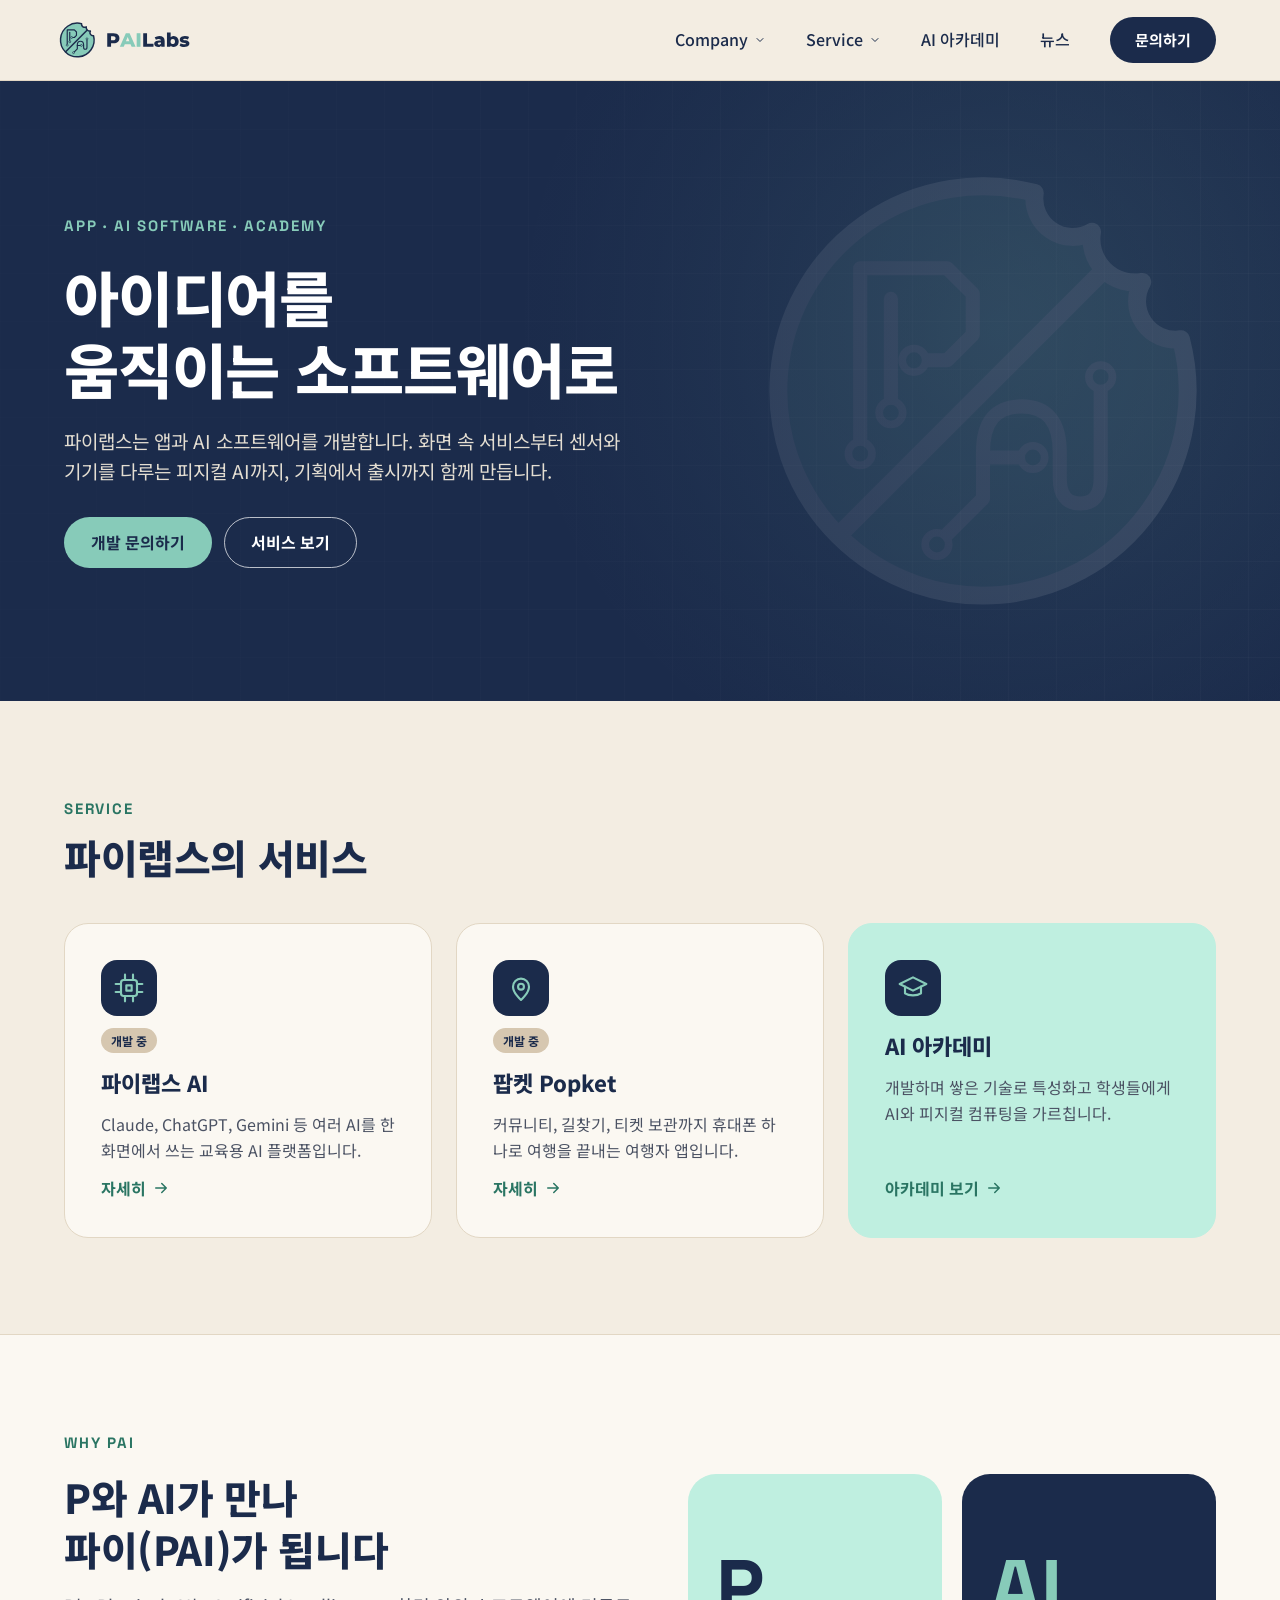
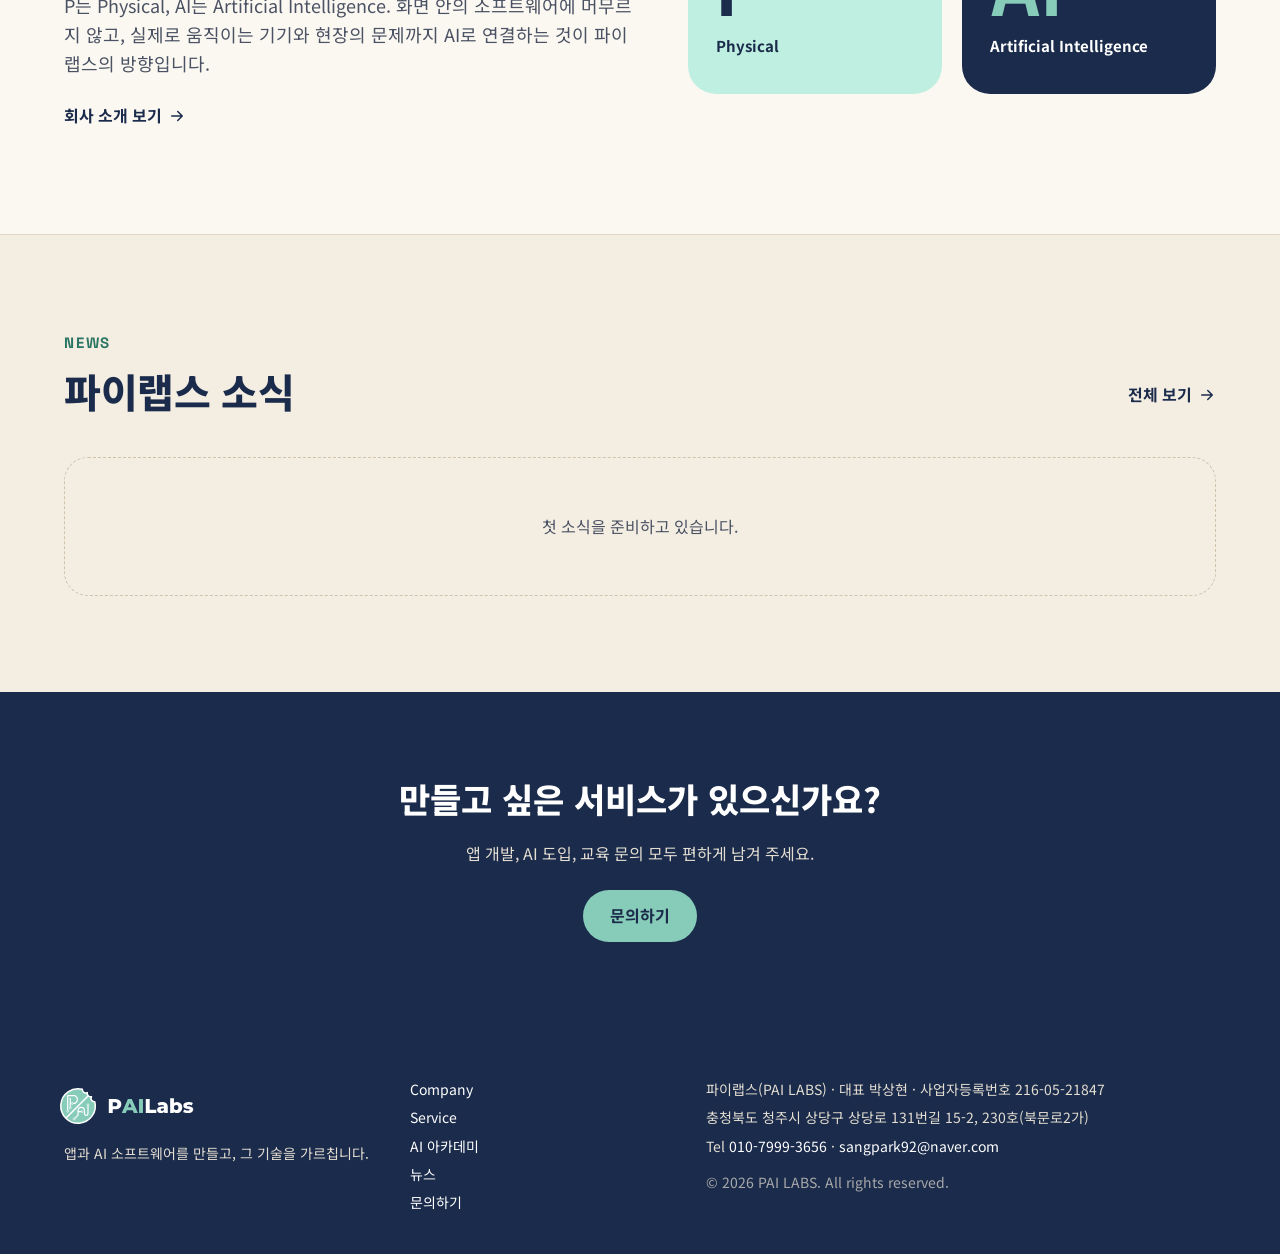
<file: index.html>
<!doctype html>
<html lang="ko">
<head>
<meta charset="utf-8">
<meta name="viewport" content="width=device-width, initial-scale=1">
<title>파이랩스 PAI LABS — 앱·AI 소프트웨어 개발</title>
<meta name="description" content="파이랩스는 앱과 AI 소프트웨어를 개발하고, 특성화고 대상 AI 아카데미를 운영합니다.">
<meta property="og:title" content="파이랩스 PAI LABS — 앱·AI 소프트웨어 개발">
<meta property="og:description" content="파이랩스는 앱과 AI 소프트웨어를 개발하고, 특성화고 대상 AI 아카데미를 운영합니다.">
<meta property="og:image" content="https://pailabs.ai.kr/assets/og-logo.png">
<link rel="icon" href="favicon.svg" type="image/svg+xml">
<link rel="preconnect" href="https://fonts.googleapis.com">
<link rel="preconnect" href="https://fonts.gstatic.com" crossorigin>
<link rel="stylesheet" href="https://fonts.googleapis.com/css2?family=Noto+Sans+KR:wght@400;500;700;800&family=Space+Grotesk:wght@500;700&display=swap">
<link rel="stylesheet" href="assets/site.css">
</head>
<body>
<header class="site-header">
  <div class="wrap header-row">
    <a href="index.html" class="brand"><img src="assets/logo-horizontal.svg" alt="PAILabs 파이랩스" width="173" height="65"></a>
    <button class="menu-btn" type="button" aria-expanded="false" aria-controls="site-nav" aria-label="메뉴 열기">
      <svg width="24" height="24" viewBox="0 0 24 24" fill="none" stroke="currentColor" stroke-width="2" stroke-linecap="round" aria-hidden="true"><path d="M4 7h16M4 12h16M4 17h16"/></svg>
    </button>
    <nav id="site-nav" class="site-nav" aria-label="주요 메뉴">
      <ul class="nav-list">
        <li class="nav-item has-sub">
          <a class="nav-link" href="company.html">Company <svg width="12" height="12" viewBox="0 0 24 24" fill="none" stroke="currentColor" stroke-width="2" stroke-linecap="round" stroke-linejoin="round" aria-hidden="true"><path d="M6 9l6 6 6-6"/></svg></a>
          <ul class="sub"><li><a href="company.html#about">회사 소개</a></li><li><a href="company.html#info">회사 정보</a></li><li><a href="company.html#location">오시는 길</a></li></ul>
        </li>
<li class="nav-item has-sub">
          <a class="nav-link" href="service.html">Service <svg width="12" height="12" viewBox="0 0 24 24" fill="none" stroke="currentColor" stroke-width="2" stroke-linecap="round" stroke-linejoin="round" aria-hidden="true"><path d="M6 9l6 6 6-6"/></svg></a>
          <ul class="sub"><li><a href="service.html#pailabs-ai">파이랩스 AI</a></li><li><a href="service.html#popket">팝켓 Popket</a></li></ul>
        </li>
<li class="nav-item"><a class="nav-link" href="academy.html">AI 아카데미</a></li>
<li class="nav-item"><a class="nav-link" href="news.html">뉴스</a></li>
      </ul>
      <a class="btn btn-dark nav-cta" href="contact.html">문의하기</a>
    </nav>
  </div>
</header>
<main>

<section class="hero">
  <!-- 배경 영상 자리: <video class="hero-video" autoplay muted loop playsinline poster="..."><source src="assets/hero.mp4" type="video/mp4"></video> -->
  <div class="hero-bg" aria-hidden="true">
    <img src="assets/symbol-white.svg" alt="" class="hero-mark">
  </div>
  <div class="wrap hero-inner">
    <span class="eyebrow on-dark">APP · AI SOFTWARE · ACADEMY</span>
    <h1 class="hero-title">아이디어를<br>움직이는 소프트웨어로</h1>
    <p class="hero-lead">파이랩스는 앱과 AI 소프트웨어를 개발합니다. 화면 속 서비스부터 센서와 기기를 다루는 피지컬 AI까지, 기획에서 출시까지 함께 만듭니다.</p>
    <div class="btn-row">
      <a class="btn btn-mint" href="contact.html">개발 문의하기</a>
      <a class="btn btn-ghost-light" href="service.html">서비스 보기</a>
    </div>
  </div>
</section>

<section class="section">
  <div class="wrap">
    <div class="sec-head">
      <span class="eyebrow ">SERVICE</span>
      <h2 class="sec-title">파이랩스의 서비스</h2>
    </div>
    <div class="card-grid">
      <a class="card card-link" href="service.html#pailabs-ai">
        <span class="card-icon"><svg width="32" height="32" viewBox="0 0 24 24" fill="none" stroke="currentColor" stroke-width="1.6" stroke-linecap="round" stroke-linejoin="round" aria-hidden="true"><rect x="6" y="6" width="12" height="12" rx="2"/><path d="M9 2v4M15 2v4M9 18v4M15 18v4M2 9h4M2 15h4M18 9h4M18 15h4"/><path d="M10 10h4v4h-4z"/></svg></span>
        <span class="badge">개발 중</span>
        <h3>파이랩스 AI</h3>
        <p>Claude, ChatGPT, Gemini 등 여러 AI를 한 화면에서 쓰는 교육용 AI 플랫폼입니다.</p>
        <span class="more">자세히 <svg width="18" height="18" viewBox="0 0 24 24" fill="none" stroke="currentColor" stroke-width="2" stroke-linecap="round" stroke-linejoin="round" aria-hidden="true"><path d="M5 12h14M13 6l6 6-6 6"/></svg></span>
      </a>
      <a class="card card-link" href="service.html#popket">
        <span class="card-icon"><svg width="32" height="32" viewBox="0 0 24 24" fill="none" stroke="currentColor" stroke-width="1.6" stroke-linecap="round" stroke-linejoin="round" aria-hidden="true"><path d="M12 21s-6-5.3-6-10a6 6 0 0 1 12 0c0 4.7-6 10-6 10z"/><circle cx="12" cy="11" r="2.2"/></svg></span>
        <span class="badge">개발 중</span>
        <h3>팝켓 Popket</h3>
        <p>커뮤니티, 길찾기, 티켓 보관까지 휴대폰 하나로 여행을 끝내는 여행자 앱입니다.</p>
        <span class="more">자세히 <svg width="18" height="18" viewBox="0 0 24 24" fill="none" stroke="currentColor" stroke-width="2" stroke-linecap="round" stroke-linejoin="round" aria-hidden="true"><path d="M5 12h14M13 6l6 6-6 6"/></svg></span>
      </a>
      <a class="card card-link card-mint" href="academy.html">
        <span class="card-icon"><svg width="32" height="32" viewBox="0 0 24 24" fill="none" stroke="currentColor" stroke-width="1.6" stroke-linecap="round" stroke-linejoin="round" aria-hidden="true"><path d="M2 9l10-5 10 5-10 5z"/><path d="M6 11v5c3 2 9 2 12 0v-5"/></svg></span>
        <h3>AI 아카데미</h3>
        <p>개발하며 쌓은 기술로 특성화고 학생들에게 AI와 피지컬 컴퓨팅을 가르칩니다.</p>
        <span class="more">아카데미 보기 <svg width="18" height="18" viewBox="0 0 24 24" fill="none" stroke="currentColor" stroke-width="2" stroke-linecap="round" stroke-linejoin="round" aria-hidden="true"><path d="M5 12h14M13 6l6 6-6 6"/></svg></span>
      </a>
    </div>
  </div>
</section>

<section class="section section-alt">
  <div class="wrap split">
    <div class="split-text">
      <span class="eyebrow ">WHY PAI</span>
      <h2 class="sec-title">P와 AI가 만나<br>파이(PAI)가 됩니다</h2>
      <p class="lead">P는 Physical, AI는 Artificial Intelligence. 화면 안의 소프트웨어에 머무르지 않고, 실제로 움직이는 기기와 현장의 문제까지 AI로 연결하는 것이 파이랩스의 방향입니다.</p>
      <a class="text-link" href="company.html">회사 소개 보기 <svg width="18" height="18" viewBox="0 0 24 24" fill="none" stroke="currentColor" stroke-width="2" stroke-linecap="round" stroke-linejoin="round" aria-hidden="true"><path d="M5 12h14M13 6l6 6-6 6"/></svg></a>
    </div>
    <div class="pai-pair">
      <div class="pai-box pai-p"><span>P</span><small>Physical</small></div>
      <div class="pai-box pai-ai"><span>AI</span><small>Artificial Intelligence</small></div>
    </div>
  </div>
</section>

<section class="section">
  <div class="wrap">
    <div class="sec-head row">
      <div><span class="eyebrow ">NEWS</span><h2 class="sec-title">파이랩스 소식</h2></div>
      <a class="text-link" href="news.html">전체 보기 <svg width="18" height="18" viewBox="0 0 24 24" fill="none" stroke="currentColor" stroke-width="2" stroke-linecap="round" stroke-linejoin="round" aria-hidden="true"><path d="M5 12h14M13 6l6 6-6 6"/></svg></a>
    </div>
    <div class="empty">첫 소식을 준비하고 있습니다.</div>
  </div>
</section>

<section class="cta-band">
  <div class="wrap cta-inner">
    <h2>만들고 싶은 서비스가 있으신가요?</h2>
    <p>앱 개발, AI 도입, 교육 문의 모두 편하게 남겨 주세요.</p>
    <a class="btn btn-mint" href="contact.html">문의하기</a>
  </div>
</section>

</main>
<footer class="site-footer">
  <div class="wrap footer-grid">
    <div class="footer-brand">
      <img src="assets/logo-horizontal-white.svg" alt="PAILabs 파이랩스" width="173" height="65">
      <p>앱과 AI 소프트웨어를 만들고, 그 기술을 가르칩니다.</p>
    </div>
    <ul class="footer-links">
      <li><a href="company.html">Company</a></li>
      <li><a href="service.html">Service</a></li>
      <li><a href="academy.html">AI 아카데미</a></li>
      <li><a href="news.html">뉴스</a></li>
      <li><a href="contact.html">문의하기</a></li>
    </ul>
    <div class="footer-info">
      <p>파이랩스(PAI LABS) · 대표 박상현 · 사업자등록번호 216-05-21847</p>
      <p>충청북도 청주시 상당구 상당로 131번길 15-2, 230호(북문로2가)</p>
      <p>Tel <a href="tel:010-7999-3656">010-7999-3656</a> · <a href="mailto:sangpark92@naver.com">sangpark92@naver.com</a></p>
      <p class="copy">© 2026 PAI LABS. All rights reserved.</p>
    </div>
  </div>
</footer>
<script src="assets/site.js"></script>

</body>
</html>
</file>
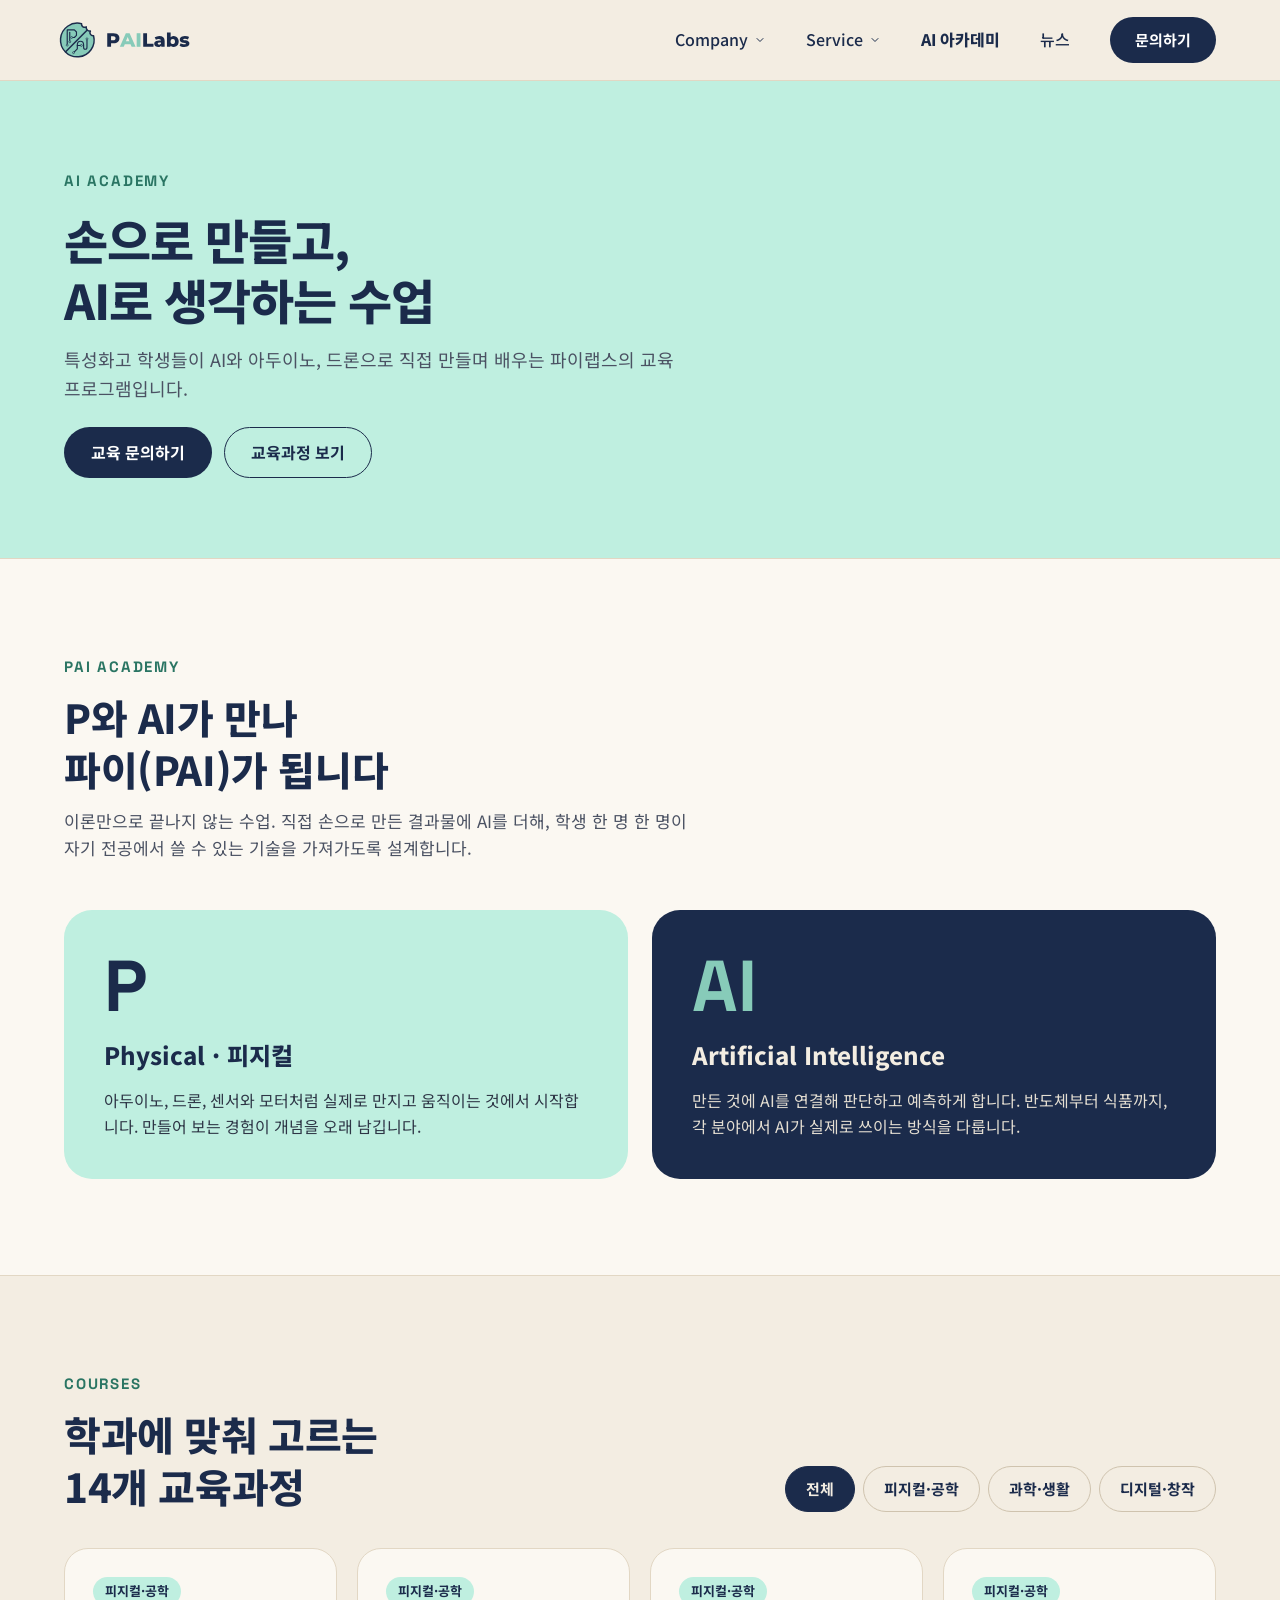
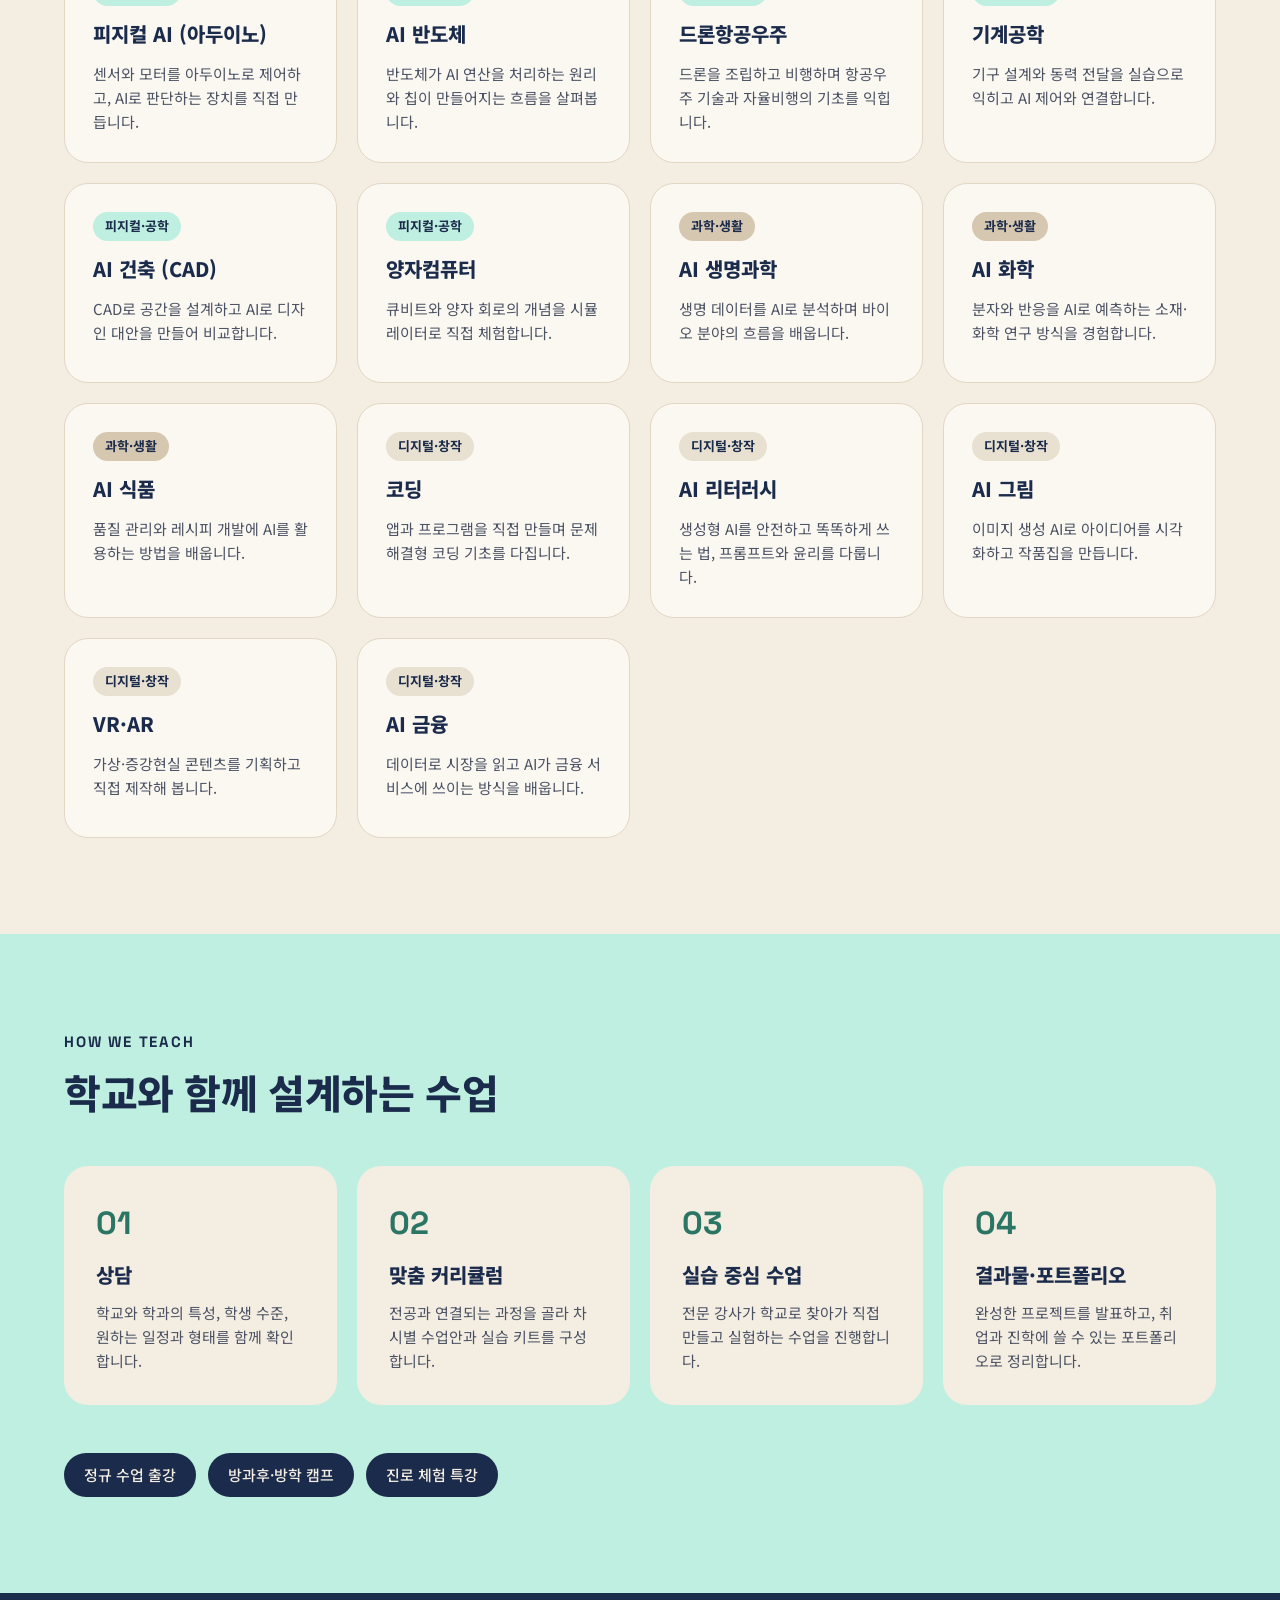
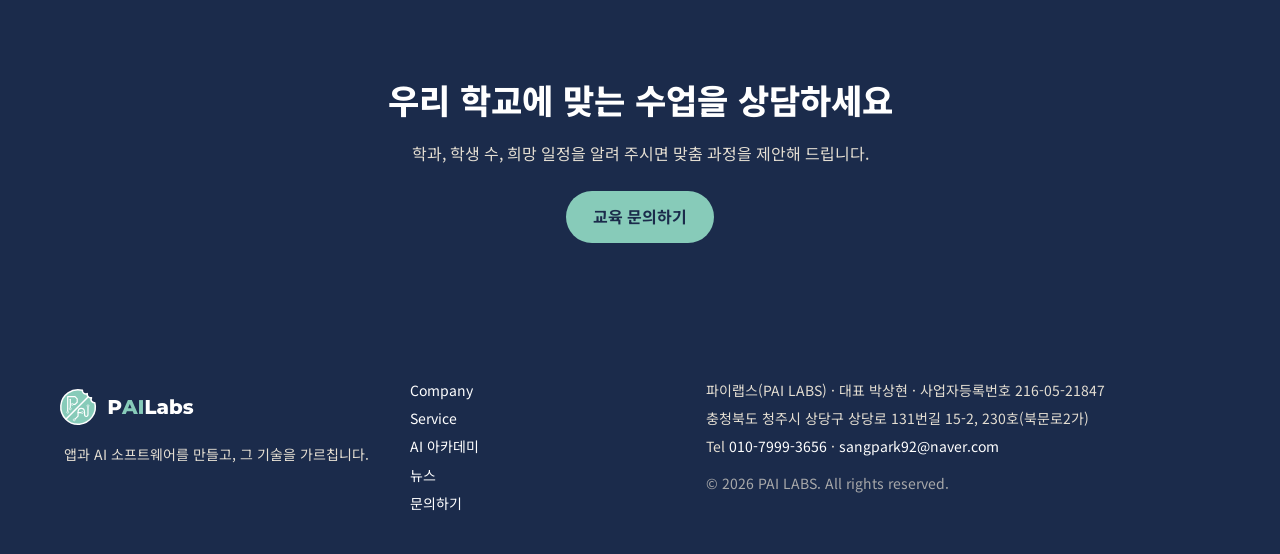
<file: academy.html>
<!doctype html>
<html lang="ko">
<head>
<meta charset="utf-8">
<meta name="viewport" content="width=device-width, initial-scale=1">
<title>AI 아카데미 — 파이랩스 PAI LABS</title>
<meta name="description" content="특성화고를 위한 AI·피지컬 교육. AI 반도체, 드론항공우주, 피지컬 AI 등 14개 교육과정.">
<meta property="og:title" content="AI 아카데미 — 파이랩스 PAI LABS">
<meta property="og:description" content="특성화고를 위한 AI·피지컬 교육. AI 반도체, 드론항공우주, 피지컬 AI 등 14개 교육과정.">
<meta property="og:image" content="https://pailabs.ai.kr/assets/og-logo.png">
<link rel="icon" href="favicon.svg" type="image/svg+xml">
<link rel="preconnect" href="https://fonts.googleapis.com">
<link rel="preconnect" href="https://fonts.gstatic.com" crossorigin>
<link rel="stylesheet" href="https://fonts.googleapis.com/css2?family=Noto+Sans+KR:wght@400;500;700;800&family=Space+Grotesk:wght@500;700&display=swap">
<link rel="stylesheet" href="assets/site.css">
</head>
<body>
<header class="site-header">
  <div class="wrap header-row">
    <a href="index.html" class="brand"><img src="assets/logo-horizontal.svg" alt="PAILabs 파이랩스" width="173" height="65"></a>
    <button class="menu-btn" type="button" aria-expanded="false" aria-controls="site-nav" aria-label="메뉴 열기">
      <svg width="24" height="24" viewBox="0 0 24 24" fill="none" stroke="currentColor" stroke-width="2" stroke-linecap="round" aria-hidden="true"><path d="M4 7h16M4 12h16M4 17h16"/></svg>
    </button>
    <nav id="site-nav" class="site-nav" aria-label="주요 메뉴">
      <ul class="nav-list">
        <li class="nav-item has-sub">
          <a class="nav-link" href="company.html">Company <svg width="12" height="12" viewBox="0 0 24 24" fill="none" stroke="currentColor" stroke-width="2" stroke-linecap="round" stroke-linejoin="round" aria-hidden="true"><path d="M6 9l6 6 6-6"/></svg></a>
          <ul class="sub"><li><a href="company.html#about">회사 소개</a></li><li><a href="company.html#info">회사 정보</a></li><li><a href="company.html#location">오시는 길</a></li></ul>
        </li>
<li class="nav-item has-sub">
          <a class="nav-link" href="service.html">Service <svg width="12" height="12" viewBox="0 0 24 24" fill="none" stroke="currentColor" stroke-width="2" stroke-linecap="round" stroke-linejoin="round" aria-hidden="true"><path d="M6 9l6 6 6-6"/></svg></a>
          <ul class="sub"><li><a href="service.html#pailabs-ai">파이랩스 AI</a></li><li><a href="service.html#popket">팝켓 Popket</a></li></ul>
        </li>
<li class="nav-item"><a class="nav-link" href="academy.html" aria-current="page">AI 아카데미</a></li>
<li class="nav-item"><a class="nav-link" href="news.html">뉴스</a></li>
      </ul>
      <a class="btn btn-dark nav-cta" href="contact.html">문의하기</a>
    </nav>
  </div>
</header>
<main>

<section class="page-hero page-hero-mint">
  <div class="wrap">
    <span class="eyebrow ">AI ACADEMY</span>
    <h1>손으로 만들고,<br>AI로 생각하는 수업</h1>
    <p>특성화고 학생들이 AI와 아두이노, 드론으로 직접 만들며 배우는 파이랩스의 교육 프로그램입니다.</p>
    <div class="btn-row"><a class="btn btn-dark" href="contact.html?type=edu">교육 문의하기</a><a class="btn btn-ghost" href="#courses">교육과정 보기</a></div>
  </div>
</section>
<section id="intro" style="background: #FBF8F2; border-top: 1px solid #E2D7C4; border-bottom: 1px solid #E2D7C4">
    <div style="max-width: 1200px; margin: 0 auto; padding: 96px 24px; display: flex; flex-direction: column; gap: 48px">
      <div style="display: flex; flex-direction: column; gap: 12px; max-width: 640px">
        <span style="font-family: 'Space Grotesk', sans-serif; font-weight: 700; font-size: 15px; letter-spacing: 0.12em; color: #2A7563">PAI ACADEMY</span>
        <h2 class="sec-title" style="margin: 0; line-height: 1.3; font-weight: 800; letter-spacing: -0.01em">P와 AI가 만나<br>파이(PAI)가 됩니다</h2>
        <p style="margin: 0; font-size: 17px; color: #4B5263">이론만으로 끝나지 않는 수업. 직접 손으로 만든 결과물에 AI를 더해, 학생 한 명 한 명이 자기 전공에서 쓸 수 있는 기술을 가져가도록 설계합니다.</p>
      </div>
      <div style="display: grid; grid-template-columns: repeat(auto-fit, minmax(300px, 1fr)); gap: 24px">
        <div style="background: #BFEFE0; border-radius: 28px; padding: 40px; display: flex; flex-direction: column; gap: 14px">
          <span style="font-family: 'Space Grotesk', sans-serif; font-size: 72px; line-height: 1; font-weight: 700">P</span>
          <h3 style="margin: 0; font-size: 24px; font-weight: 800">Physical · 피지컬</h3>
          <p style="margin: 0; font-size: 16px; color: #2E3646">아두이노, 드론, 센서와 모터처럼 실제로 만지고 움직이는 것에서 시작합니다. 만들어 보는 경험이 개념을 오래 남깁니다.</p>
        </div>
        <div style="background: #1B2B4B; color: #F3EDE2; border-radius: 28px; padding: 40px; display: flex; flex-direction: column; gap: 14px">
          <span style="font-family: 'Space Grotesk', sans-serif; font-size: 72px; line-height: 1; font-weight: 700; color: #87CBB9">AI</span>
          <h3 style="margin: 0; font-size: 24px; font-weight: 800">Artificial Intelligence</h3>
          <p style="margin: 0; font-size: 16px; color: #E4DED2">만든 것에 AI를 연결해 판단하고 예측하게 합니다. 반도체부터 식품까지, 각 분야에서 AI가 실제로 쓰이는 방식을 다룹니다.</p>
        </div>
      </div>
    </div>
  </section>
<section id="courses" style="max-width: 1200px; margin: 0 auto; padding: 96px 24px; display: flex; flex-direction: column; gap: 36px">
    <div style="display: flex; flex-wrap: wrap; align-items: flex-end; justify-content: space-between; gap: 24px">
      <div style="display: flex; flex-direction: column; gap: 12px; max-width: 600px">
        <span style="font-family: 'Space Grotesk', sans-serif; font-weight: 700; font-size: 15px; letter-spacing: 0.12em; color: #2A7563">COURSES</span>
        <h2 class="sec-title" style="margin: 0; line-height: 1.3; font-weight: 800; letter-spacing: -0.01em">학과에 맞춰 고르는<br>14개 교육과정</h2>
      </div>
      <div role="group" aria-label="과정 분류" style="display: flex; flex-wrap: wrap; gap: 8px">
                  <button type="button" class="tab" data-cat="all" aria-pressed="true">전체</button>
          <button type="button" class="tab" data-cat="phys" aria-pressed="false">피지컬·공학</button>
          <button type="button" class="tab" data-cat="sci" aria-pressed="false">과학·생활</button>
          <button type="button" class="tab" data-cat="dig" aria-pressed="false">디지털·창작</button>
      </div>
    </div>
    <div style="display: grid; grid-template-columns: repeat(auto-fill, minmax(260px, 1fr)); gap: 20px">
              <article class="course" data-cat="phys" style="background: #FBF8F2; border: 1px solid #E2D7C4; border-radius: 24px; padding: 28px; display: flex; flex-direction: column; gap: 12px; min-height: 200px">
          <span style="align-self: flex-start; font-size: 13px; font-weight: 700; padding: 4px 12px; border-radius: 999px; color: #1B2B4B; background: #BFEFE0">피지컬·공학</span>
          <h3 style="margin: 0; font-size: 20px; font-weight: 800">피지컬 AI (아두이노)</h3>
          <p style="margin: 0; font-size: 15px; color: #4B5263">센서와 모터를 아두이노로 제어하고, AI로 판단하는 장치를 직접 만듭니다.</p>
        </article>
        <article class="course" data-cat="phys" style="background: #FBF8F2; border: 1px solid #E2D7C4; border-radius: 24px; padding: 28px; display: flex; flex-direction: column; gap: 12px; min-height: 200px">
          <span style="align-self: flex-start; font-size: 13px; font-weight: 700; padding: 4px 12px; border-radius: 999px; color: #1B2B4B; background: #BFEFE0">피지컬·공학</span>
          <h3 style="margin: 0; font-size: 20px; font-weight: 800">AI 반도체</h3>
          <p style="margin: 0; font-size: 15px; color: #4B5263">반도체가 AI 연산을 처리하는 원리와 칩이 만들어지는 흐름을 살펴봅니다.</p>
        </article>
        <article class="course" data-cat="phys" style="background: #FBF8F2; border: 1px solid #E2D7C4; border-radius: 24px; padding: 28px; display: flex; flex-direction: column; gap: 12px; min-height: 200px">
          <span style="align-self: flex-start; font-size: 13px; font-weight: 700; padding: 4px 12px; border-radius: 999px; color: #1B2B4B; background: #BFEFE0">피지컬·공학</span>
          <h3 style="margin: 0; font-size: 20px; font-weight: 800">드론항공우주</h3>
          <p style="margin: 0; font-size: 15px; color: #4B5263">드론을 조립하고 비행하며 항공우주 기술과 자율비행의 기초를 익힙니다.</p>
        </article>
        <article class="course" data-cat="phys" style="background: #FBF8F2; border: 1px solid #E2D7C4; border-radius: 24px; padding: 28px; display: flex; flex-direction: column; gap: 12px; min-height: 200px">
          <span style="align-self: flex-start; font-size: 13px; font-weight: 700; padding: 4px 12px; border-radius: 999px; color: #1B2B4B; background: #BFEFE0">피지컬·공학</span>
          <h3 style="margin: 0; font-size: 20px; font-weight: 800">기계공학</h3>
          <p style="margin: 0; font-size: 15px; color: #4B5263">기구 설계와 동력 전달을 실습으로 익히고 AI 제어와 연결합니다.</p>
        </article>
        <article class="course" data-cat="phys" style="background: #FBF8F2; border: 1px solid #E2D7C4; border-radius: 24px; padding: 28px; display: flex; flex-direction: column; gap: 12px; min-height: 200px">
          <span style="align-self: flex-start; font-size: 13px; font-weight: 700; padding: 4px 12px; border-radius: 999px; color: #1B2B4B; background: #BFEFE0">피지컬·공학</span>
          <h3 style="margin: 0; font-size: 20px; font-weight: 800">AI 건축 (CAD)</h3>
          <p style="margin: 0; font-size: 15px; color: #4B5263">CAD로 공간을 설계하고 AI로 디자인 대안을 만들어 비교합니다.</p>
        </article>
        <article class="course" data-cat="phys" style="background: #FBF8F2; border: 1px solid #E2D7C4; border-radius: 24px; padding: 28px; display: flex; flex-direction: column; gap: 12px; min-height: 200px">
          <span style="align-self: flex-start; font-size: 13px; font-weight: 700; padding: 4px 12px; border-radius: 999px; color: #1B2B4B; background: #BFEFE0">피지컬·공학</span>
          <h3 style="margin: 0; font-size: 20px; font-weight: 800">양자컴퓨터</h3>
          <p style="margin: 0; font-size: 15px; color: #4B5263">큐비트와 양자 회로의 개념을 시뮬레이터로 직접 체험합니다.</p>
        </article>
        <article class="course" data-cat="sci" style="background: #FBF8F2; border: 1px solid #E2D7C4; border-radius: 24px; padding: 28px; display: flex; flex-direction: column; gap: 12px; min-height: 200px">
          <span style="align-self: flex-start; font-size: 13px; font-weight: 700; padding: 4px 12px; border-radius: 999px; color: #1B2B4B; background: #D6C7B0">과학·생활</span>
          <h3 style="margin: 0; font-size: 20px; font-weight: 800">AI 생명과학</h3>
          <p style="margin: 0; font-size: 15px; color: #4B5263">생명 데이터를 AI로 분석하며 바이오 분야의 흐름을 배웁니다.</p>
        </article>
        <article class="course" data-cat="sci" style="background: #FBF8F2; border: 1px solid #E2D7C4; border-radius: 24px; padding: 28px; display: flex; flex-direction: column; gap: 12px; min-height: 200px">
          <span style="align-self: flex-start; font-size: 13px; font-weight: 700; padding: 4px 12px; border-radius: 999px; color: #1B2B4B; background: #D6C7B0">과학·생활</span>
          <h3 style="margin: 0; font-size: 20px; font-weight: 800">AI 화학</h3>
          <p style="margin: 0; font-size: 15px; color: #4B5263">분자와 반응을 AI로 예측하는 소재·화학 연구 방식을 경험합니다.</p>
        </article>
        <article class="course" data-cat="sci" style="background: #FBF8F2; border: 1px solid #E2D7C4; border-radius: 24px; padding: 28px; display: flex; flex-direction: column; gap: 12px; min-height: 200px">
          <span style="align-self: flex-start; font-size: 13px; font-weight: 700; padding: 4px 12px; border-radius: 999px; color: #1B2B4B; background: #D6C7B0">과학·생활</span>
          <h3 style="margin: 0; font-size: 20px; font-weight: 800">AI 식품</h3>
          <p style="margin: 0; font-size: 15px; color: #4B5263">품질 관리와 레시피 개발에 AI를 활용하는 방법을 배웁니다.</p>
        </article>
        <article class="course" data-cat="dig" style="background: #FBF8F2; border: 1px solid #E2D7C4; border-radius: 24px; padding: 28px; display: flex; flex-direction: column; gap: 12px; min-height: 200px">
          <span style="align-self: flex-start; font-size: 13px; font-weight: 700; padding: 4px 12px; border-radius: 999px; color: #1B2B4B; background: #E8E0D1">디지털·창작</span>
          <h3 style="margin: 0; font-size: 20px; font-weight: 800">코딩</h3>
          <p style="margin: 0; font-size: 15px; color: #4B5263">앱과 프로그램을 직접 만들며 문제 해결형 코딩 기초를 다집니다.</p>
        </article>
        <article class="course" data-cat="dig" style="background: #FBF8F2; border: 1px solid #E2D7C4; border-radius: 24px; padding: 28px; display: flex; flex-direction: column; gap: 12px; min-height: 200px">
          <span style="align-self: flex-start; font-size: 13px; font-weight: 700; padding: 4px 12px; border-radius: 999px; color: #1B2B4B; background: #E8E0D1">디지털·창작</span>
          <h3 style="margin: 0; font-size: 20px; font-weight: 800">AI 리터러시</h3>
          <p style="margin: 0; font-size: 15px; color: #4B5263">생성형 AI를 안전하고 똑똑하게 쓰는 법, 프롬프트와 윤리를 다룹니다.</p>
        </article>
        <article class="course" data-cat="dig" style="background: #FBF8F2; border: 1px solid #E2D7C4; border-radius: 24px; padding: 28px; display: flex; flex-direction: column; gap: 12px; min-height: 200px">
          <span style="align-self: flex-start; font-size: 13px; font-weight: 700; padding: 4px 12px; border-radius: 999px; color: #1B2B4B; background: #E8E0D1">디지털·창작</span>
          <h3 style="margin: 0; font-size: 20px; font-weight: 800">AI 그림</h3>
          <p style="margin: 0; font-size: 15px; color: #4B5263">이미지 생성 AI로 아이디어를 시각화하고 작품집을 만듭니다.</p>
        </article>
        <article class="course" data-cat="dig" style="background: #FBF8F2; border: 1px solid #E2D7C4; border-radius: 24px; padding: 28px; display: flex; flex-direction: column; gap: 12px; min-height: 200px">
          <span style="align-self: flex-start; font-size: 13px; font-weight: 700; padding: 4px 12px; border-radius: 999px; color: #1B2B4B; background: #E8E0D1">디지털·창작</span>
          <h3 style="margin: 0; font-size: 20px; font-weight: 800">VR·AR</h3>
          <p style="margin: 0; font-size: 15px; color: #4B5263">가상·증강현실 콘텐츠를 기획하고 직접 제작해 봅니다.</p>
        </article>
        <article class="course" data-cat="dig" style="background: #FBF8F2; border: 1px solid #E2D7C4; border-radius: 24px; padding: 28px; display: flex; flex-direction: column; gap: 12px; min-height: 200px">
          <span style="align-self: flex-start; font-size: 13px; font-weight: 700; padding: 4px 12px; border-radius: 999px; color: #1B2B4B; background: #E8E0D1">디지털·창작</span>
          <h3 style="margin: 0; font-size: 20px; font-weight: 800">AI 금융</h3>
          <p style="margin: 0; font-size: 15px; color: #4B5263">데이터로 시장을 읽고 AI가 금융 서비스에 쓰이는 방식을 배웁니다.</p>
        </article>
    </div>
  </section>
<section id="how" style="background: #BFEFE0">
    <div style="max-width: 1200px; margin: 0 auto; padding: 96px 24px; display: flex; flex-direction: column; gap: 48px">
      <div style="display: flex; flex-direction: column; gap: 12px; max-width: 640px">
        <span style="font-family: 'Space Grotesk', sans-serif; font-weight: 700; font-size: 15px; letter-spacing: 0.12em; color: #1B2B4B">HOW WE TEACH</span>
        <h2 class="sec-title" style="margin: 0; line-height: 1.3; font-weight: 800; letter-spacing: -0.01em">학교와 함께 설계하는 수업</h2>
      </div>
      <ol style="list-style: none; margin: 0; padding: 0; display: grid; grid-template-columns: repeat(auto-fit, minmax(240px, 1fr)); gap: 20px">
        <li style="background: #F3EDE2; border-radius: 24px; padding: 32px; display: flex; flex-direction: column; gap: 10px">
          <span style="font-family: 'Space Grotesk', sans-serif; font-size: 32px; font-weight: 700; color: #2A7563">01</span>
          <h3 style="margin: 0; font-size: 20px; font-weight: 800">상담</h3>
          <p style="margin: 0; font-size: 15px; color: #4B5263">학교와 학과의 특성, 학생 수준, 원하는 일정과 형태를 함께 확인합니다.</p>
        </li>
        <li style="background: #F3EDE2; border-radius: 24px; padding: 32px; display: flex; flex-direction: column; gap: 10px">
          <span style="font-family: 'Space Grotesk', sans-serif; font-size: 32px; font-weight: 700; color: #2A7563">02</span>
          <h3 style="margin: 0; font-size: 20px; font-weight: 800">맞춤 커리큘럼</h3>
          <p style="margin: 0; font-size: 15px; color: #4B5263">전공과 연결되는 과정을 골라 차시별 수업안과 실습 키트를 구성합니다.</p>
        </li>
        <li style="background: #F3EDE2; border-radius: 24px; padding: 32px; display: flex; flex-direction: column; gap: 10px">
          <span style="font-family: 'Space Grotesk', sans-serif; font-size: 32px; font-weight: 700; color: #2A7563">03</span>
          <h3 style="margin: 0; font-size: 20px; font-weight: 800">실습 중심 수업</h3>
          <p style="margin: 0; font-size: 15px; color: #4B5263">전문 강사가 학교로 찾아가 직접 만들고 실험하는 수업을 진행합니다.</p>
        </li>
        <li style="background: #F3EDE2; border-radius: 24px; padding: 32px; display: flex; flex-direction: column; gap: 10px">
          <span style="font-family: 'Space Grotesk', sans-serif; font-size: 32px; font-weight: 700; color: #2A7563">04</span>
          <h3 style="margin: 0; font-size: 20px; font-weight: 800">결과물·포트폴리오</h3>
          <p style="margin: 0; font-size: 15px; color: #4B5263">완성한 프로젝트를 발표하고, 취업과 진학에 쓸 수 있는 포트폴리오로 정리합니다.</p>
        </li>
      </ol>
      <div style="display: flex; flex-wrap: wrap; gap: 12px">
        <span style="background: #1B2B4B; color: #F3EDE2; font-size: 15px; font-weight: 500; padding: 10px 20px; border-radius: 999px">정규 수업 출강</span>
        <span style="background: #1B2B4B; color: #F3EDE2; font-size: 15px; font-weight: 500; padding: 10px 20px; border-radius: 999px">방과후·방학 캠프</span>
        <span style="background: #1B2B4B; color: #F3EDE2; font-size: 15px; font-weight: 500; padding: 10px 20px; border-radius: 999px">진로 체험 특강</span>
      </div>
    </div>
  </section>
<section class="cta-band">
  <div class="wrap cta-inner">
    <h2>우리 학교에 맞는 수업을 상담하세요</h2>
    <p>학과, 학생 수, 희망 일정을 알려 주시면 맞춤 과정을 제안해 드립니다.</p>
    <a class="btn btn-mint" href="contact.html?type=edu">교육 문의하기</a>
  </div>
</section>

</main>
<footer class="site-footer">
  <div class="wrap footer-grid">
    <div class="footer-brand">
      <img src="assets/logo-horizontal-white.svg" alt="PAILabs 파이랩스" width="173" height="65">
      <p>앱과 AI 소프트웨어를 만들고, 그 기술을 가르칩니다.</p>
    </div>
    <ul class="footer-links">
      <li><a href="company.html">Company</a></li>
      <li><a href="service.html">Service</a></li>
      <li><a href="academy.html">AI 아카데미</a></li>
      <li><a href="news.html">뉴스</a></li>
      <li><a href="contact.html">문의하기</a></li>
    </ul>
    <div class="footer-info">
      <p>파이랩스(PAI LABS) · 대표 박상현 · 사업자등록번호 216-05-21847</p>
      <p>충청북도 청주시 상당구 상당로 131번길 15-2, 230호(북문로2가)</p>
      <p>Tel <a href="tel:010-7999-3656">010-7999-3656</a> · <a href="mailto:sangpark92@naver.com">sangpark92@naver.com</a></p>
      <p class="copy">© 2026 PAI LABS. All rights reserved.</p>
    </div>
  </div>
</footer>
<script src="assets/site.js"></script>

</body>
</html>
</file>
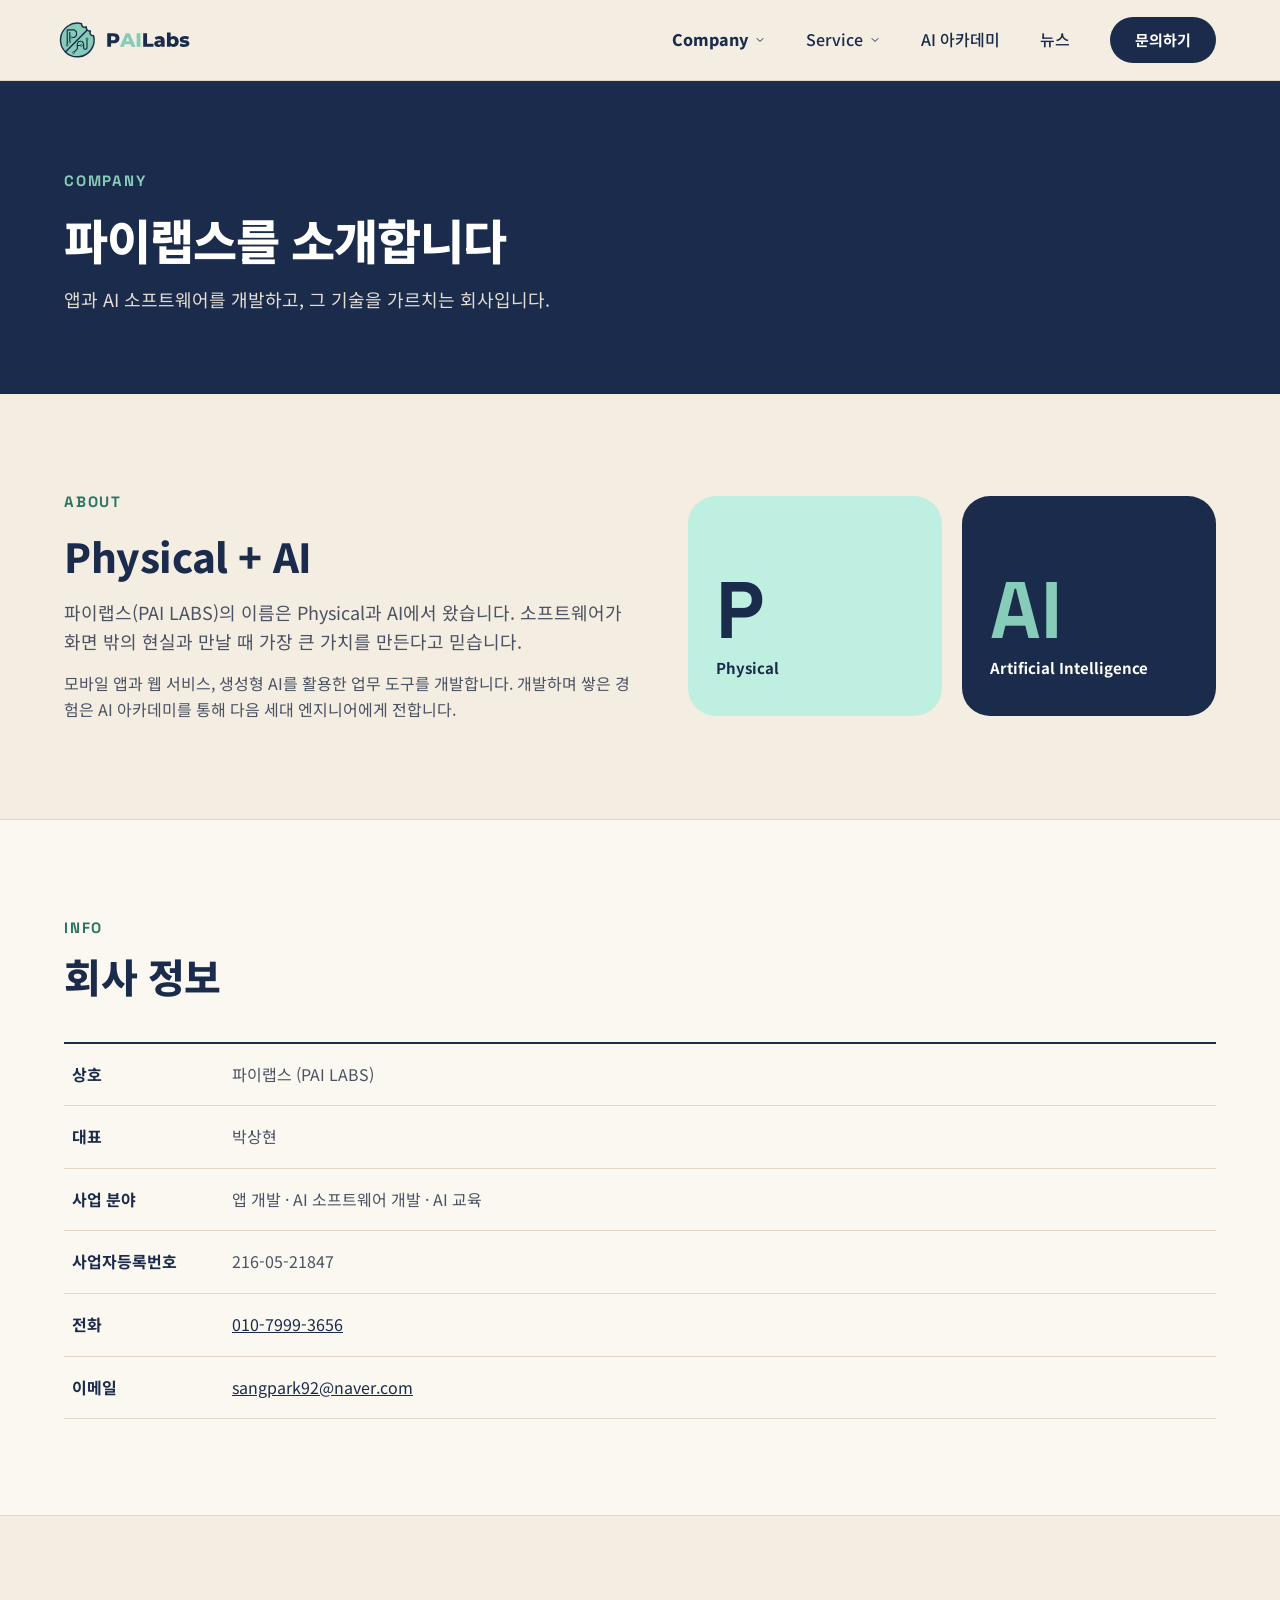
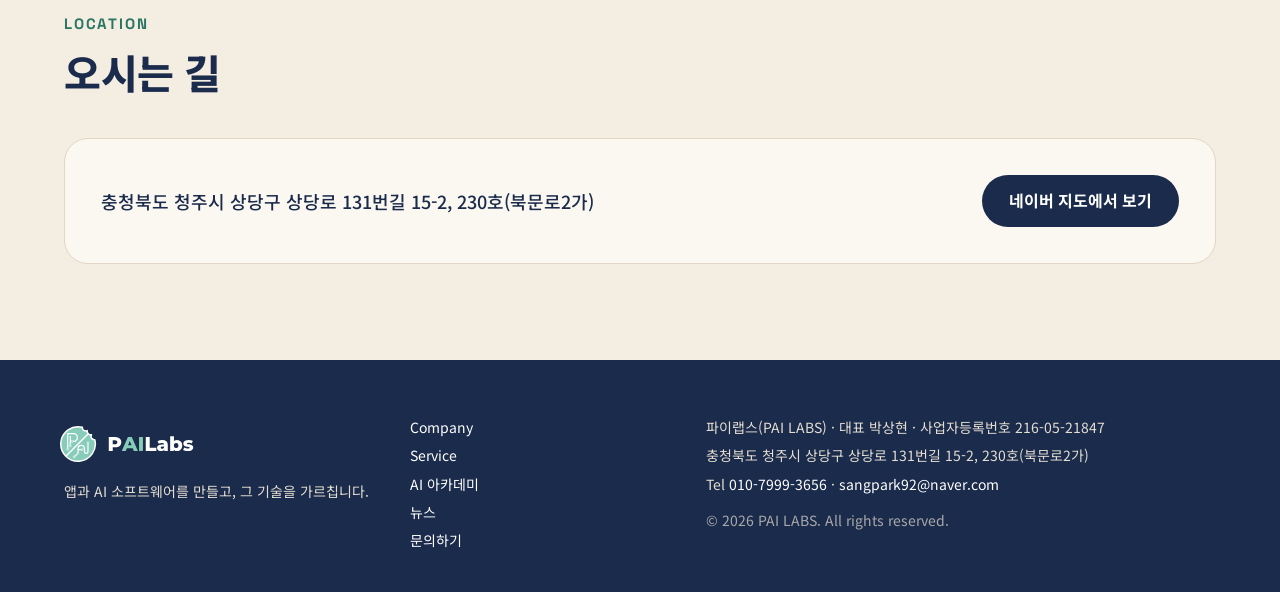
<file: company.html>
<!doctype html>
<html lang="ko">
<head>
<meta charset="utf-8">
<meta name="viewport" content="width=device-width, initial-scale=1">
<title>Company — 파이랩스 PAI LABS</title>
<meta name="description" content="파이랩스 회사 소개, 회사 정보, 오시는 길">
<meta property="og:title" content="Company — 파이랩스 PAI LABS">
<meta property="og:description" content="파이랩스 회사 소개, 회사 정보, 오시는 길">
<meta property="og:image" content="https://pailabs.ai.kr/assets/og-logo.png">
<link rel="icon" href="favicon.svg" type="image/svg+xml">
<link rel="preconnect" href="https://fonts.googleapis.com">
<link rel="preconnect" href="https://fonts.gstatic.com" crossorigin>
<link rel="stylesheet" href="https://fonts.googleapis.com/css2?family=Noto+Sans+KR:wght@400;500;700;800&family=Space+Grotesk:wght@500;700&display=swap">
<link rel="stylesheet" href="assets/site.css">
</head>
<body>
<header class="site-header">
  <div class="wrap header-row">
    <a href="index.html" class="brand"><img src="assets/logo-horizontal.svg" alt="PAILabs 파이랩스" width="173" height="65"></a>
    <button class="menu-btn" type="button" aria-expanded="false" aria-controls="site-nav" aria-label="메뉴 열기">
      <svg width="24" height="24" viewBox="0 0 24 24" fill="none" stroke="currentColor" stroke-width="2" stroke-linecap="round" aria-hidden="true"><path d="M4 7h16M4 12h16M4 17h16"/></svg>
    </button>
    <nav id="site-nav" class="site-nav" aria-label="주요 메뉴">
      <ul class="nav-list">
        <li class="nav-item has-sub">
          <a class="nav-link" href="company.html" aria-current="page">Company <svg width="12" height="12" viewBox="0 0 24 24" fill="none" stroke="currentColor" stroke-width="2" stroke-linecap="round" stroke-linejoin="round" aria-hidden="true"><path d="M6 9l6 6 6-6"/></svg></a>
          <ul class="sub"><li><a href="company.html#about">회사 소개</a></li><li><a href="company.html#info">회사 정보</a></li><li><a href="company.html#location">오시는 길</a></li></ul>
        </li>
<li class="nav-item has-sub">
          <a class="nav-link" href="service.html">Service <svg width="12" height="12" viewBox="0 0 24 24" fill="none" stroke="currentColor" stroke-width="2" stroke-linecap="round" stroke-linejoin="round" aria-hidden="true"><path d="M6 9l6 6 6-6"/></svg></a>
          <ul class="sub"><li><a href="service.html#pailabs-ai">파이랩스 AI</a></li><li><a href="service.html#popket">팝켓 Popket</a></li></ul>
        </li>
<li class="nav-item"><a class="nav-link" href="academy.html">AI 아카데미</a></li>
<li class="nav-item"><a class="nav-link" href="news.html">뉴스</a></li>
      </ul>
      <a class="btn btn-dark nav-cta" href="contact.html">문의하기</a>
    </nav>
  </div>
</header>
<main>

<section class="page-hero">
  <div class="wrap">
    <span class="eyebrow on-dark">COMPANY</span>
    <h1>파이랩스를 소개합니다</h1>
    <p>앱과 AI 소프트웨어를 개발하고, 그 기술을 가르치는 회사입니다.</p>
  </div>
</section>

<section id="about" class="section">
  <div class="wrap split">
    <div class="split-text">
      <span class="eyebrow ">ABOUT</span>
      <h2 class="sec-title">Physical + AI</h2>
      <p class="lead">파이랩스(PAI LABS)의 이름은 Physical과 AI에서 왔습니다. 소프트웨어가 화면 밖의 현실과 만날 때 가장 큰 가치를 만든다고 믿습니다.</p>
      <p>모바일 앱과 웹 서비스, 생성형 AI를 활용한 업무 도구를 개발합니다. 개발하며 쌓은 경험은 AI 아카데미를 통해 다음 세대 엔지니어에게 전합니다.</p>
    </div>
    <div class="pai-pair">
      <div class="pai-box pai-p"><span>P</span><small>Physical</small></div>
      <div class="pai-box pai-ai"><span>AI</span><small>Artificial Intelligence</small></div>
    </div>
  </div>
</section>

<section id="info" class="section section-alt">
  <div class="wrap">
    <div class="sec-head"><span class="eyebrow ">INFO</span><h2 class="sec-title">회사 정보</h2></div>
    <dl class="info-table">
      <dt>상호</dt><dd>파이랩스 (PAI LABS)</dd>
      <dt>대표</dt><dd>박상현</dd>
      <dt>사업 분야</dt><dd>앱 개발 · AI 소프트웨어 개발 · AI 교육</dd>
      <dt>사업자등록번호</dt><dd>216-05-21847</dd>
      <dt>전화</dt><dd><a href="tel:010-7999-3656">010-7999-3656</a></dd>
      <dt>이메일</dt><dd><a href="mailto:sangpark92@naver.com">sangpark92@naver.com</a></dd>
    </dl>
  </div>
</section>

<section id="location" class="section">
  <div class="wrap">
    <div class="sec-head"><span class="eyebrow ">LOCATION</span><h2 class="sec-title">오시는 길</h2></div>
    <div class="location-box">
      <p class="addr">충청북도 청주시 상당구 상당로 131번길 15-2, 230호(북문로2가)</p>
      <a class="btn btn-dark" href="https://map.naver.com/p/search/충청북도 청주시 상당구 상당로 131번길 15-2" target="_blank" rel="noopener">네이버 지도에서 보기</a>
    </div>
  </div>
</section>

</main>
<footer class="site-footer">
  <div class="wrap footer-grid">
    <div class="footer-brand">
      <img src="assets/logo-horizontal-white.svg" alt="PAILabs 파이랩스" width="173" height="65">
      <p>앱과 AI 소프트웨어를 만들고, 그 기술을 가르칩니다.</p>
    </div>
    <ul class="footer-links">
      <li><a href="company.html">Company</a></li>
      <li><a href="service.html">Service</a></li>
      <li><a href="academy.html">AI 아카데미</a></li>
      <li><a href="news.html">뉴스</a></li>
      <li><a href="contact.html">문의하기</a></li>
    </ul>
    <div class="footer-info">
      <p>파이랩스(PAI LABS) · 대표 박상현 · 사업자등록번호 216-05-21847</p>
      <p>충청북도 청주시 상당구 상당로 131번길 15-2, 230호(북문로2가)</p>
      <p>Tel <a href="tel:010-7999-3656">010-7999-3656</a> · <a href="mailto:sangpark92@naver.com">sangpark92@naver.com</a></p>
      <p class="copy">© 2026 PAI LABS. All rights reserved.</p>
    </div>
  </div>
</footer>
<script src="assets/site.js"></script>

</body>
</html>
</file>
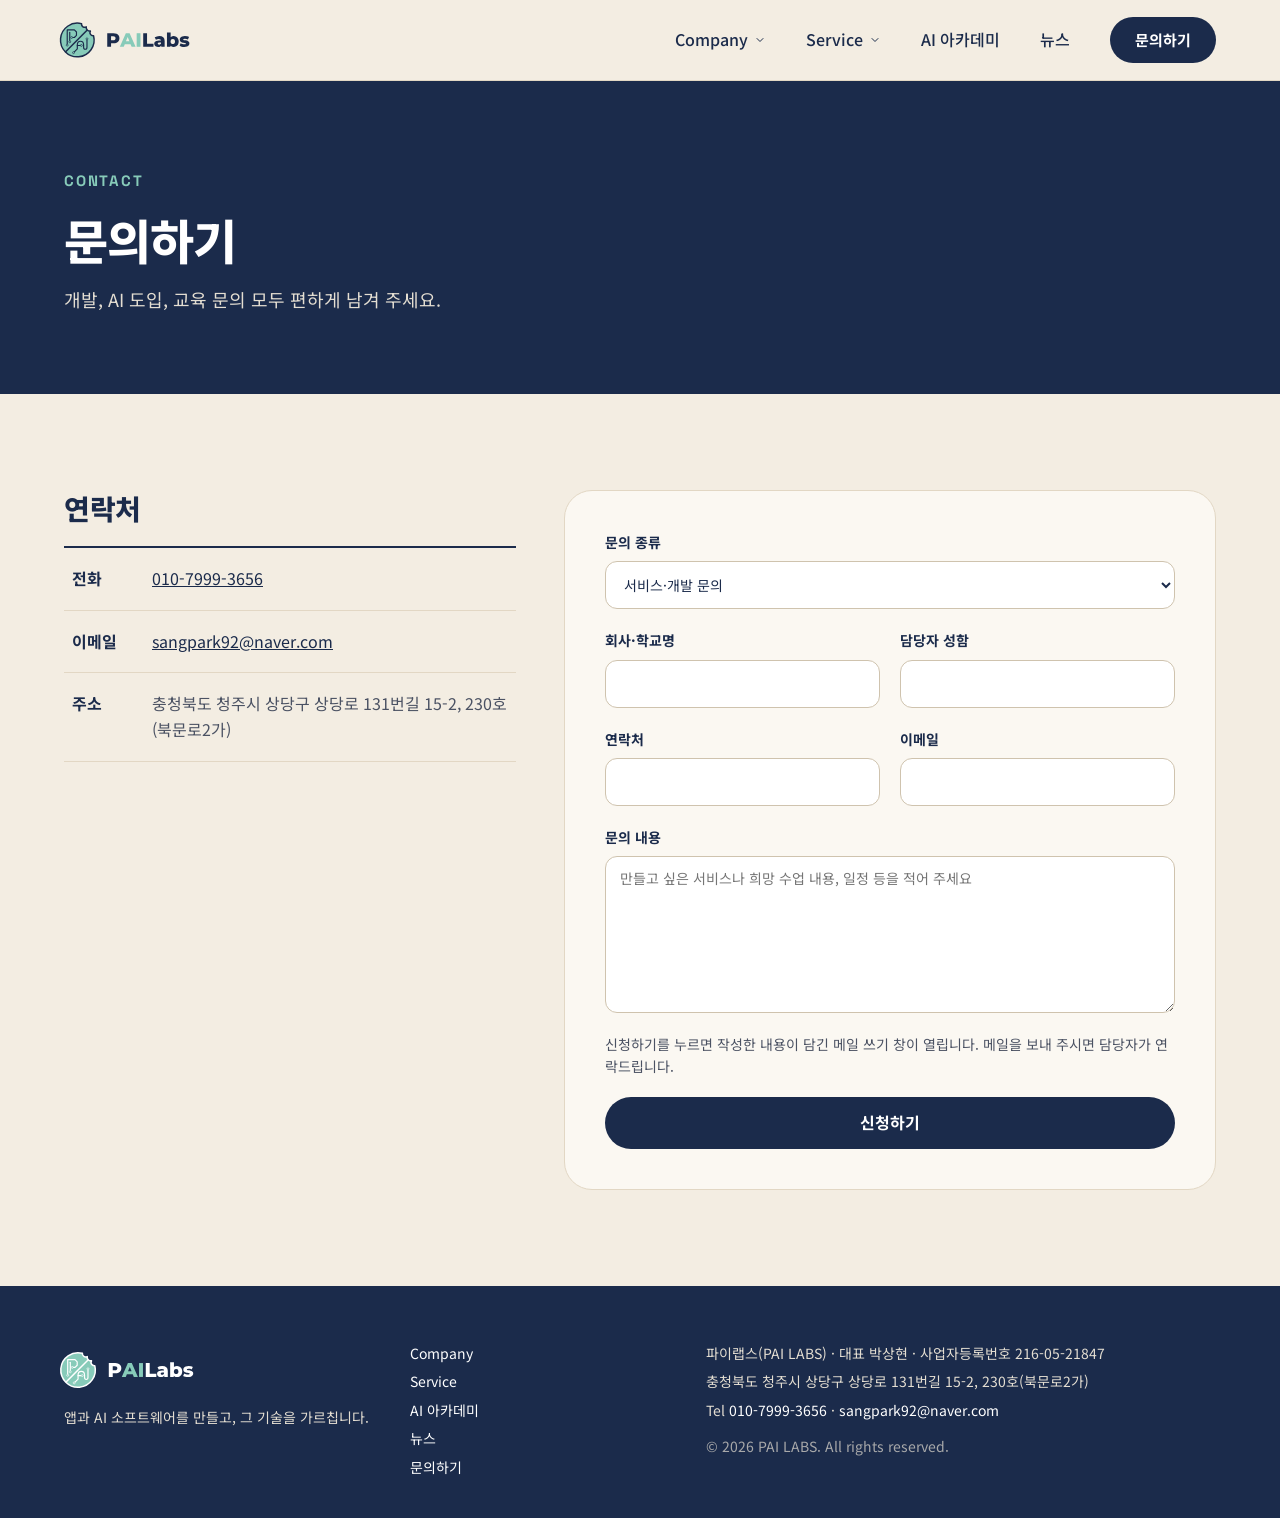
<file: contact.html>
<!doctype html>
<html lang="ko">
<head>
<meta charset="utf-8">
<meta name="viewport" content="width=device-width, initial-scale=1">
<title>문의하기 — 파이랩스 PAI LABS</title>
<meta name="description" content="파이랩스 개발·교육 문의">
<meta property="og:title" content="문의하기 — 파이랩스 PAI LABS">
<meta property="og:description" content="파이랩스 개발·교육 문의">
<meta property="og:image" content="https://pailabs.ai.kr/assets/og-logo.png">
<link rel="icon" href="favicon.svg" type="image/svg+xml">
<link rel="preconnect" href="https://fonts.googleapis.com">
<link rel="preconnect" href="https://fonts.gstatic.com" crossorigin>
<link rel="stylesheet" href="https://fonts.googleapis.com/css2?family=Noto+Sans+KR:wght@400;500;700;800&family=Space+Grotesk:wght@500;700&display=swap">
<link rel="stylesheet" href="assets/site.css">
</head>
<body>
<header class="site-header">
  <div class="wrap header-row">
    <a href="index.html" class="brand"><img src="assets/logo-horizontal.svg" alt="PAILabs 파이랩스" width="173" height="65"></a>
    <button class="menu-btn" type="button" aria-expanded="false" aria-controls="site-nav" aria-label="메뉴 열기">
      <svg width="24" height="24" viewBox="0 0 24 24" fill="none" stroke="currentColor" stroke-width="2" stroke-linecap="round" aria-hidden="true"><path d="M4 7h16M4 12h16M4 17h16"/></svg>
    </button>
    <nav id="site-nav" class="site-nav" aria-label="주요 메뉴">
      <ul class="nav-list">
        <li class="nav-item has-sub">
          <a class="nav-link" href="company.html">Company <svg width="12" height="12" viewBox="0 0 24 24" fill="none" stroke="currentColor" stroke-width="2" stroke-linecap="round" stroke-linejoin="round" aria-hidden="true"><path d="M6 9l6 6 6-6"/></svg></a>
          <ul class="sub"><li><a href="company.html#about">회사 소개</a></li><li><a href="company.html#info">회사 정보</a></li><li><a href="company.html#location">오시는 길</a></li></ul>
        </li>
<li class="nav-item has-sub">
          <a class="nav-link" href="service.html">Service <svg width="12" height="12" viewBox="0 0 24 24" fill="none" stroke="currentColor" stroke-width="2" stroke-linecap="round" stroke-linejoin="round" aria-hidden="true"><path d="M6 9l6 6 6-6"/></svg></a>
          <ul class="sub"><li><a href="service.html#pailabs-ai">파이랩스 AI</a></li><li><a href="service.html#popket">팝켓 Popket</a></li></ul>
        </li>
<li class="nav-item"><a class="nav-link" href="academy.html">AI 아카데미</a></li>
<li class="nav-item"><a class="nav-link" href="news.html">뉴스</a></li>
      </ul>
      <a class="btn btn-dark nav-cta" href="contact.html" aria-current="page">문의하기</a>
    </nav>
  </div>
</header>
<main>

<section class="page-hero">
  <div class="wrap">
    <span class="eyebrow on-dark">CONTACT</span>
    <h1>문의하기</h1>
    <p>개발, AI 도입, 교육 문의 모두 편하게 남겨 주세요.</p>
  </div>
</section>
<section class="section">
  <div class="wrap contact-grid">
    <div class="contact-info">
      <h2 class="sec-title small">연락처</h2>
      <dl class="info-table compact">
        <dt>전화</dt><dd><a href="tel:010-7999-3656">010-7999-3656</a></dd>
        <dt>이메일</dt><dd><a href="mailto:sangpark92@naver.com">sangpark92@naver.com</a></dd>
        <dt>주소</dt><dd>충청북도 청주시 상당구 상당로 131번길 15-2, 230호(북문로2가)</dd>
      </dl>
    </div>
    <form id="contact-form" class="form-card" novalidate>
      <label class="full">문의 종류
        <select name="type" id="f-type">
          <option value="dev">서비스·개발 문의</option>
          <option value="edu">AI 아카데미 (교육)</option>
          <option value="etc">기타</option>
        </select>
      </label>
      <label>회사·학교명<input type="text" name="org" required></label>
      <label>담당자 성함<input type="text" name="name" required></label>
      <label>연락처<input type="tel" name="phone" required></label>
      <label>이메일<input type="email" name="email"></label>
      <label class="full edu-only" hidden>관심 교육과정
        <select name="course"><option value="">선택해 주세요</option><option>피지컬 AI (아두이노)</option><option>AI 반도체</option><option>드론항공우주</option><option>기계공학</option><option>AI 건축 (CAD)</option><option>양자컴퓨터</option><option>AI 생명과학</option><option>AI 화학</option><option>AI 식품</option><option>코딩</option><option>AI 리터러시</option><option>AI 그림</option><option>VR·AR</option><option>AI 금융</option></select>
      </label>
      <label class="full">문의 내용
        <textarea name="msg" rows="6" required placeholder="만들고 싶은 서비스나 희망 수업 내용, 일정 등을 적어 주세요"></textarea>
      </label>
      <p class="form-note full">신청하기를 누르면 작성한 내용이 담긴 메일 쓰기 창이 열립니다. 메일을 보내 주시면 담당자가 연락드립니다.</p>
      <p class="form-error full" role="alert" hidden>회사·학교명, 담당자 성함, 연락처, 문의 내용을 입력해 주세요.</p>
      <button type="submit" class="btn btn-dark full">신청하기</button>
    </form>
  </div>
</section>

</main>
<footer class="site-footer">
  <div class="wrap footer-grid">
    <div class="footer-brand">
      <img src="assets/logo-horizontal-white.svg" alt="PAILabs 파이랩스" width="173" height="65">
      <p>앱과 AI 소프트웨어를 만들고, 그 기술을 가르칩니다.</p>
    </div>
    <ul class="footer-links">
      <li><a href="company.html">Company</a></li>
      <li><a href="service.html">Service</a></li>
      <li><a href="academy.html">AI 아카데미</a></li>
      <li><a href="news.html">뉴스</a></li>
      <li><a href="contact.html">문의하기</a></li>
    </ul>
    <div class="footer-info">
      <p>파이랩스(PAI LABS) · 대표 박상현 · 사업자등록번호 216-05-21847</p>
      <p>충청북도 청주시 상당구 상당로 131번길 15-2, 230호(북문로2가)</p>
      <p>Tel <a href="tel:010-7999-3656">010-7999-3656</a> · <a href="mailto:sangpark92@naver.com">sangpark92@naver.com</a></p>
      <p class="copy">© 2026 PAI LABS. All rights reserved.</p>
    </div>
  </div>
</footer>
<script src="assets/site.js"></script>
<script>
(function(){
  var f=document.getElementById('contact-form'); if(!f) return;
  var t=document.getElementById('f-type'), edu=f.querySelector('.edu-only'), err=f.querySelector('.form-error');
  var q=new URLSearchParams(location.search).get('type'); if(q&&t.querySelector('option[value="'+q+'"]')) t.value=q;
  function sync(){edu.hidden=t.value!=='edu';} t.addEventListener('change',sync); sync();
  f.addEventListener('submit',function(e){
    e.preventDefault();
    var d=new FormData(f), need=['org','name','phone','msg'];
    if(need.some(function(k){return !String(d.get(k)||'').trim();})){err.hidden=false;return;}
    err.hidden=true;
    var label=t.options[t.selectedIndex].text;
    var lines=['[문의 종류] '+label,'[회사·학교명] '+d.get('org'),'[담당자] '+d.get('name'),'[연락처] '+d.get('phone'),'[이메일] '+(d.get('email')||'-')];
    if(t.value==='edu') lines.push('[관심 과정] '+(d.get('course')||'-'));
    lines.push('','[문의 내용]',d.get('msg'));
    location.href='mailto:sangpark92@naver.com?subject='+encodeURIComponent('[파이랩스 문의] '+label+' - '+d.get('org'))+'&body='+encodeURIComponent(lines.join('\n'));
  });
})();
</script>
</body>
</html>
</file>
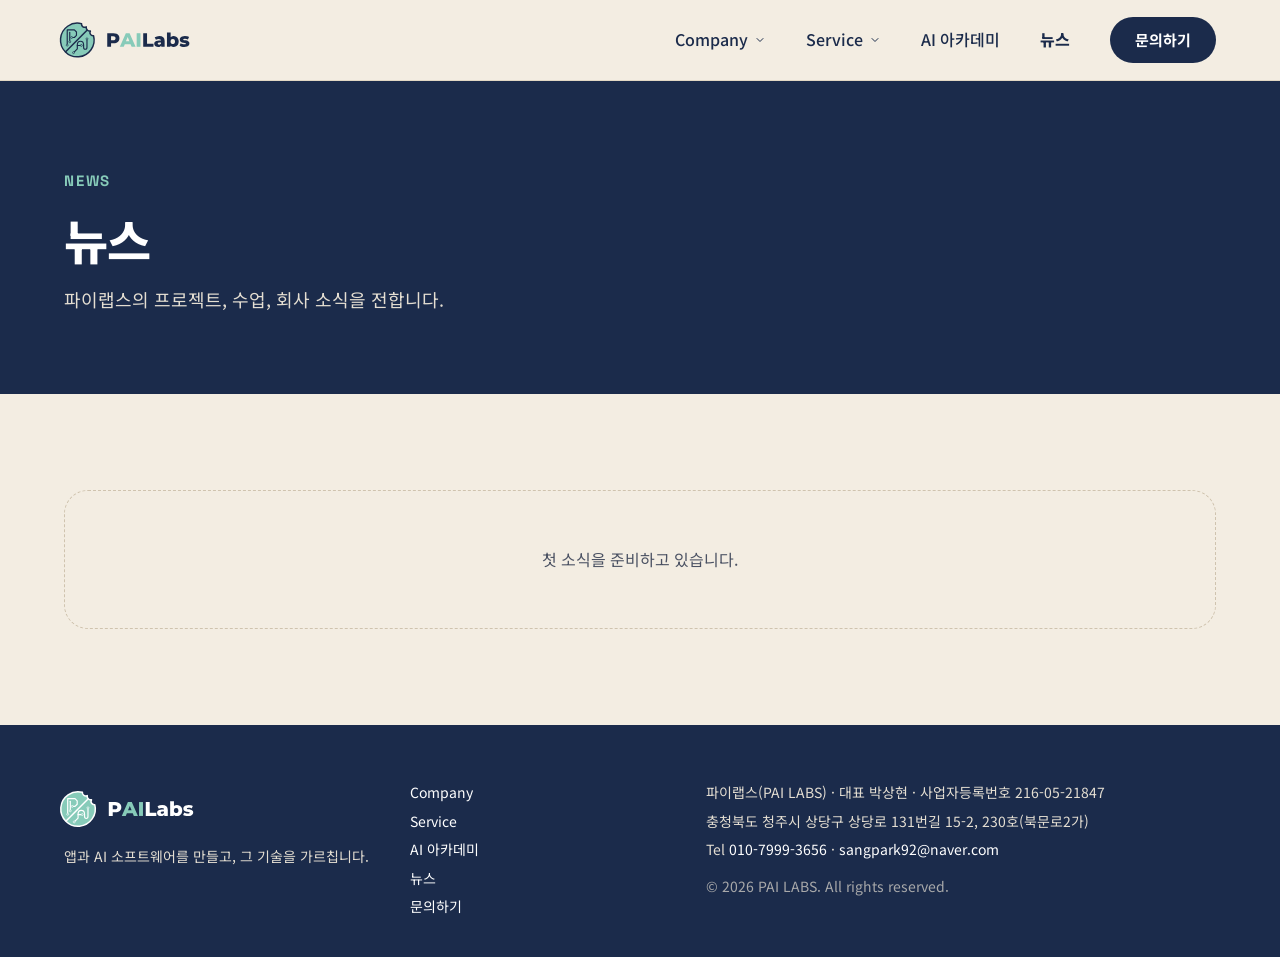
<file: news.html>
<!doctype html>
<html lang="ko">
<head>
<meta charset="utf-8">
<meta name="viewport" content="width=device-width, initial-scale=1">
<title>뉴스 — 파이랩스 PAI LABS</title>
<meta name="description" content="파이랩스 소식">
<meta property="og:title" content="뉴스 — 파이랩스 PAI LABS">
<meta property="og:description" content="파이랩스 소식">
<meta property="og:image" content="https://pailabs.ai.kr/assets/og-logo.png">
<link rel="icon" href="favicon.svg" type="image/svg+xml">
<link rel="preconnect" href="https://fonts.googleapis.com">
<link rel="preconnect" href="https://fonts.gstatic.com" crossorigin>
<link rel="stylesheet" href="https://fonts.googleapis.com/css2?family=Noto+Sans+KR:wght@400;500;700;800&family=Space+Grotesk:wght@500;700&display=swap">
<link rel="stylesheet" href="assets/site.css">
</head>
<body>
<header class="site-header">
  <div class="wrap header-row">
    <a href="index.html" class="brand"><img src="assets/logo-horizontal.svg" alt="PAILabs 파이랩스" width="173" height="65"></a>
    <button class="menu-btn" type="button" aria-expanded="false" aria-controls="site-nav" aria-label="메뉴 열기">
      <svg width="24" height="24" viewBox="0 0 24 24" fill="none" stroke="currentColor" stroke-width="2" stroke-linecap="round" aria-hidden="true"><path d="M4 7h16M4 12h16M4 17h16"/></svg>
    </button>
    <nav id="site-nav" class="site-nav" aria-label="주요 메뉴">
      <ul class="nav-list">
        <li class="nav-item has-sub">
          <a class="nav-link" href="company.html">Company <svg width="12" height="12" viewBox="0 0 24 24" fill="none" stroke="currentColor" stroke-width="2" stroke-linecap="round" stroke-linejoin="round" aria-hidden="true"><path d="M6 9l6 6 6-6"/></svg></a>
          <ul class="sub"><li><a href="company.html#about">회사 소개</a></li><li><a href="company.html#info">회사 정보</a></li><li><a href="company.html#location">오시는 길</a></li></ul>
        </li>
<li class="nav-item has-sub">
          <a class="nav-link" href="service.html">Service <svg width="12" height="12" viewBox="0 0 24 24" fill="none" stroke="currentColor" stroke-width="2" stroke-linecap="round" stroke-linejoin="round" aria-hidden="true"><path d="M6 9l6 6 6-6"/></svg></a>
          <ul class="sub"><li><a href="service.html#pailabs-ai">파이랩스 AI</a></li><li><a href="service.html#popket">팝켓 Popket</a></li></ul>
        </li>
<li class="nav-item"><a class="nav-link" href="academy.html">AI 아카데미</a></li>
<li class="nav-item"><a class="nav-link" href="news.html" aria-current="page">뉴스</a></li>
      </ul>
      <a class="btn btn-dark nav-cta" href="contact.html">문의하기</a>
    </nav>
  </div>
</header>
<main>

<section class="page-hero">
  <div class="wrap">
    <span class="eyebrow on-dark">NEWS</span>
    <h1>뉴스</h1>
    <p>파이랩스의 프로젝트, 수업, 회사 소식을 전합니다.</p>
  </div>
</section>
<section class="section">
  <div class="wrap">
    <div class="empty">첫 소식을 준비하고 있습니다.</div>
  </div>
</section>

</main>
<footer class="site-footer">
  <div class="wrap footer-grid">
    <div class="footer-brand">
      <img src="assets/logo-horizontal-white.svg" alt="PAILabs 파이랩스" width="173" height="65">
      <p>앱과 AI 소프트웨어를 만들고, 그 기술을 가르칩니다.</p>
    </div>
    <ul class="footer-links">
      <li><a href="company.html">Company</a></li>
      <li><a href="service.html">Service</a></li>
      <li><a href="academy.html">AI 아카데미</a></li>
      <li><a href="news.html">뉴스</a></li>
      <li><a href="contact.html">문의하기</a></li>
    </ul>
    <div class="footer-info">
      <p>파이랩스(PAI LABS) · 대표 박상현 · 사업자등록번호 216-05-21847</p>
      <p>충청북도 청주시 상당구 상당로 131번길 15-2, 230호(북문로2가)</p>
      <p>Tel <a href="tel:010-7999-3656">010-7999-3656</a> · <a href="mailto:sangpark92@naver.com">sangpark92@naver.com</a></p>
      <p class="copy">© 2026 PAI LABS. All rights reserved.</p>
    </div>
  </div>
</footer>
<script src="assets/site.js"></script>

</body>
</html>
</file>
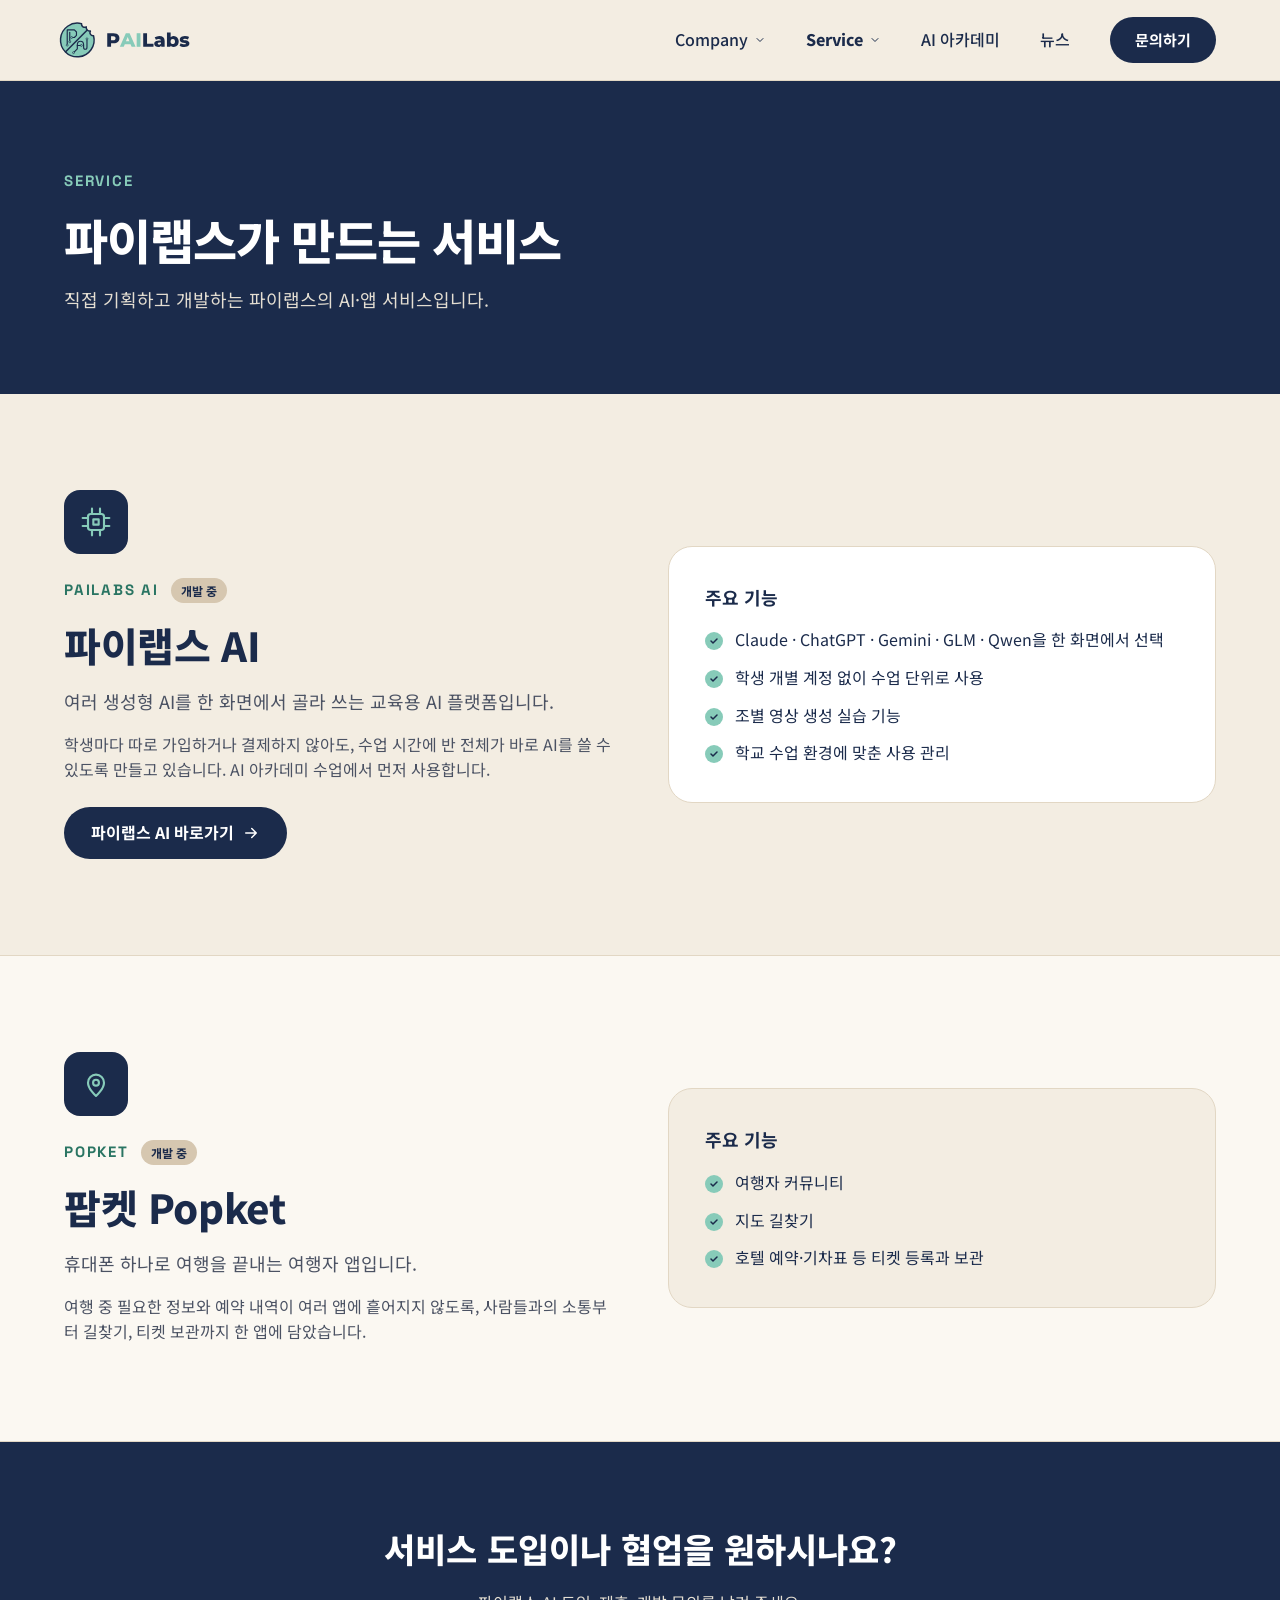
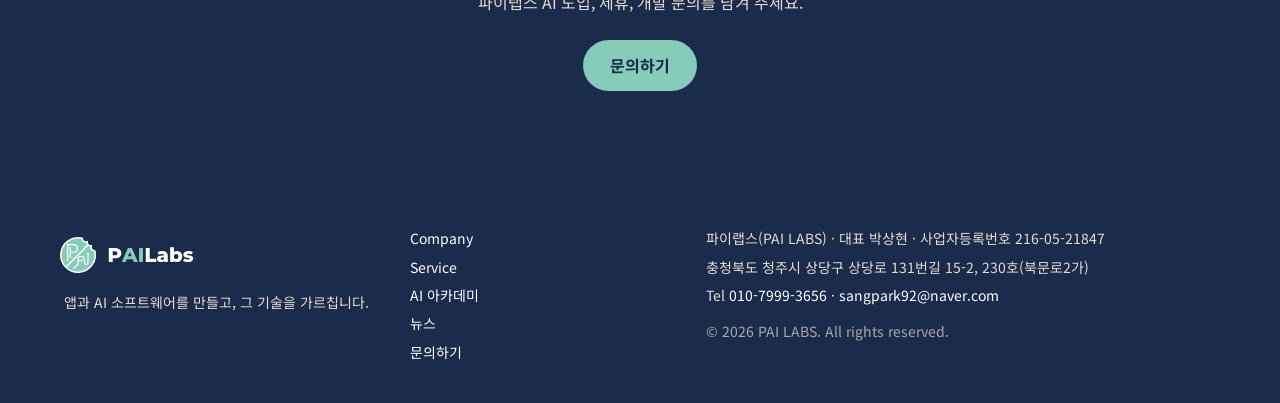
<file: service.html>
<!doctype html>
<html lang="ko">
<head>
<meta charset="utf-8">
<meta name="viewport" content="width=device-width, initial-scale=1">
<title>Service — 파이랩스 PAI LABS</title>
<meta name="description" content="파이랩스 AI, 팝켓 Popket">
<meta property="og:title" content="Service — 파이랩스 PAI LABS">
<meta property="og:description" content="파이랩스 AI, 팝켓 Popket">
<meta property="og:image" content="https://pailabs.ai.kr/assets/og-logo.png">
<link rel="icon" href="favicon.svg" type="image/svg+xml">
<link rel="preconnect" href="https://fonts.googleapis.com">
<link rel="preconnect" href="https://fonts.gstatic.com" crossorigin>
<link rel="stylesheet" href="https://fonts.googleapis.com/css2?family=Noto+Sans+KR:wght@400;500;700;800&family=Space+Grotesk:wght@500;700&display=swap">
<link rel="stylesheet" href="assets/site.css">
</head>
<body>
<header class="site-header">
  <div class="wrap header-row">
    <a href="index.html" class="brand"><img src="assets/logo-horizontal.svg" alt="PAILabs 파이랩스" width="173" height="65"></a>
    <button class="menu-btn" type="button" aria-expanded="false" aria-controls="site-nav" aria-label="메뉴 열기">
      <svg width="24" height="24" viewBox="0 0 24 24" fill="none" stroke="currentColor" stroke-width="2" stroke-linecap="round" aria-hidden="true"><path d="M4 7h16M4 12h16M4 17h16"/></svg>
    </button>
    <nav id="site-nav" class="site-nav" aria-label="주요 메뉴">
      <ul class="nav-list">
        <li class="nav-item has-sub">
          <a class="nav-link" href="company.html">Company <svg width="12" height="12" viewBox="0 0 24 24" fill="none" stroke="currentColor" stroke-width="2" stroke-linecap="round" stroke-linejoin="round" aria-hidden="true"><path d="M6 9l6 6 6-6"/></svg></a>
          <ul class="sub"><li><a href="company.html#about">회사 소개</a></li><li><a href="company.html#info">회사 정보</a></li><li><a href="company.html#location">오시는 길</a></li></ul>
        </li>
<li class="nav-item has-sub">
          <a class="nav-link" href="service.html" aria-current="page">Service <svg width="12" height="12" viewBox="0 0 24 24" fill="none" stroke="currentColor" stroke-width="2" stroke-linecap="round" stroke-linejoin="round" aria-hidden="true"><path d="M6 9l6 6 6-6"/></svg></a>
          <ul class="sub"><li><a href="service.html#pailabs-ai">파이랩스 AI</a></li><li><a href="service.html#popket">팝켓 Popket</a></li></ul>
        </li>
<li class="nav-item"><a class="nav-link" href="academy.html">AI 아카데미</a></li>
<li class="nav-item"><a class="nav-link" href="news.html">뉴스</a></li>
      </ul>
      <a class="btn btn-dark nav-cta" href="contact.html">문의하기</a>
    </nav>
  </div>
</header>
<main>

<section class="page-hero">
  <div class="wrap">
    <span class="eyebrow on-dark">SERVICE</span>
    <h1>파이랩스가 만드는 서비스</h1>
    <p>직접 기획하고 개발하는 파이랩스의 AI·앱 서비스입니다.</p>
  </div>
</section>

<section id="pailabs-ai" class="section">
  <div class="wrap split">
    <div class="split-text">
      <span class="card-icon big"><svg width="32" height="32" viewBox="0 0 24 24" fill="none" stroke="currentColor" stroke-width="1.6" stroke-linecap="round" stroke-linejoin="round" aria-hidden="true"><rect x="6" y="6" width="12" height="12" rx="2"/><path d="M9 2v4M15 2v4M9 18v4M15 18v4M2 9h4M2 15h4M18 9h4M18 15h4"/><path d="M10 10h4v4h-4z"/></svg></span>
      <div class="title-row"><span class="eyebrow ">PAILABS AI</span><span class="badge">개발 중</span></div>
      <h2 class="sec-title">파이랩스 AI</h2>
      <p class="lead">여러 생성형 AI를 한 화면에서 골라 쓰는 교육용 AI 플랫폼입니다.</p>
      <p>학생마다 따로 가입하거나 결제하지 않아도, 수업 시간에 반 전체가 바로 AI를 쓸 수 있도록 만들고 있습니다. AI 아카데미 수업에서 먼저 사용합니다.</p>
      <div class="btn-row"><a class="btn btn-dark" href="https://ai.pailabs.ai.kr" target="_blank" rel="noopener">파이랩스 AI 바로가기 <svg width="18" height="18" viewBox="0 0 24 24" fill="none" stroke="currentColor" stroke-width="2" stroke-linecap="round" stroke-linejoin="round" aria-hidden="true"><path d="M5 12h14M13 6l6 6-6 6"/></svg></a></div>
    </div>
    <div class="panel">
      <h3>주요 기능</h3>
      <ul class="check-list"><li>Claude · ChatGPT · Gemini · GLM · Qwen을 한 화면에서 선택</li><li>학생 개별 계정 없이 수업 단위로 사용</li><li>조별 영상 생성 실습 기능</li><li>학교 수업 환경에 맞춘 사용 관리</li></ul>
    </div>
  </div>
</section>

<section id="popket" class="section section-alt">
  <div class="wrap split">
    <div class="split-text">
      <span class="card-icon big"><svg width="32" height="32" viewBox="0 0 24 24" fill="none" stroke="currentColor" stroke-width="1.6" stroke-linecap="round" stroke-linejoin="round" aria-hidden="true"><path d="M12 21s-6-5.3-6-10a6 6 0 0 1 12 0c0 4.7-6 10-6 10z"/><circle cx="12" cy="11" r="2.2"/></svg></span>
      <div class="title-row"><span class="eyebrow ">POPKET</span><span class="badge">개발 중</span></div>
      <h2 class="sec-title">팝켓 Popket</h2>
      <p class="lead">휴대폰 하나로 여행을 끝내는 여행자 앱입니다.</p>
      <p>여행 중 필요한 정보와 예약 내역이 여러 앱에 흩어지지 않도록, 사람들과의 소통부터 길찾기, 티켓 보관까지 한 앱에 담았습니다.</p>
    </div>
    <div class="panel">
      <h3>주요 기능</h3>
      <ul class="check-list"><li>여행자 커뮤니티</li><li>지도 길찾기</li><li>호텔 예약·기차표 등 티켓 등록과 보관</li></ul>
    </div>
  </div>
</section>

<section class="cta-band">
  <div class="wrap cta-inner">
    <h2>서비스 도입이나 협업을 원하시나요?</h2>
    <p>파이랩스 AI 도입, 제휴, 개발 문의를 남겨 주세요.</p>
    <a class="btn btn-mint" href="contact.html?type=dev">문의하기</a>
  </div>
</section>

</main>
<footer class="site-footer">
  <div class="wrap footer-grid">
    <div class="footer-brand">
      <img src="assets/logo-horizontal-white.svg" alt="PAILabs 파이랩스" width="173" height="65">
      <p>앱과 AI 소프트웨어를 만들고, 그 기술을 가르칩니다.</p>
    </div>
    <ul class="footer-links">
      <li><a href="company.html">Company</a></li>
      <li><a href="service.html">Service</a></li>
      <li><a href="academy.html">AI 아카데미</a></li>
      <li><a href="news.html">뉴스</a></li>
      <li><a href="contact.html">문의하기</a></li>
    </ul>
    <div class="footer-info">
      <p>파이랩스(PAI LABS) · 대표 박상현 · 사업자등록번호 216-05-21847</p>
      <p>충청북도 청주시 상당구 상당로 131번길 15-2, 230호(북문로2가)</p>
      <p>Tel <a href="tel:010-7999-3656">010-7999-3656</a> · <a href="mailto:sangpark92@naver.com">sangpark92@naver.com</a></p>
      <p class="copy">© 2026 PAI LABS. All rights reserved.</p>
    </div>
  </div>
</footer>
<script src="assets/site.js"></script>

</body>
</html>
</file>
<file: assets/site.css>
/* 파이랩스 공통 스타일 */
:root{--navy:#1B2B4B;--mint:#87CBB9;--mint-l:#BFEFE0;--sand:#D6C7B0;--ivory:#F3EDE2;--paper:#FBF8F2;--line:#E2D7C4;--text2:#4B5263;--green:#2A7563}
*{box-sizing:border-box}
html{scroll-behavior:smooth}
body{margin:0;background:var(--ivory);color:var(--navy);font-family:'Noto Sans KR',system-ui,sans-serif;line-height:1.6;-webkit-font-smoothing:antialiased}
a{color:var(--navy)}a:hover{color:var(--green)}
img{max-width:100%}
.wrap{max-width:1200px;margin:0 auto;padding:0 24px}
[id]{scroll-margin-top:96px}

/* 헤더 */
.site-header{position:sticky;top:0;z-index:50;background:rgba(243,237,226,.94);backdrop-filter:blur(8px);border-bottom:1px solid var(--line)}
.header-row{display:flex;align-items:center;justify-content:space-between;gap:24px;min-height:80px}
.brand img{display:block;height:60px;width:auto;margin-left:-14px}
.site-nav{display:flex;align-items:center;gap:40px}
.nav-list{list-style:none;margin:0;padding:0;display:flex;align-items:center;gap:40px}
.nav-item{position:relative}
.nav-link{display:inline-flex;align-items:center;gap:6px;min-height:44px;text-decoration:none;font-size:16px;font-weight:500;color:var(--navy)}
.nav-link[aria-current="page"]{font-weight:800}
.nav-link svg{transition:transform .2s}
.sub{list-style:none;margin:0;padding:8px;position:absolute;top:100%;left:-16px;min-width:190px;background:#fff;border:1px solid var(--line);border-radius:14px;box-shadow:0 12px 32px rgba(27,43,75,.12);opacity:0;visibility:hidden;transform:translateY(6px);transition:.18s}
.sub a{display:block;padding:10px 14px;border-radius:8px;text-decoration:none;font-size:15px}
.sub a:hover{background:var(--ivory);color:var(--navy)}
.has-sub:hover .sub,.has-sub:focus-within .sub{opacity:1;visibility:visible;transform:none}
.has-sub:hover .nav-link svg{transform:rotate(180deg)}
.menu-btn{display:none;width:44px;height:44px;border:0;background:transparent;color:var(--navy);border-radius:10px;cursor:pointer;align-items:center;justify-content:center}

/* 버튼 */
.btn{display:inline-flex;align-items:center;justify-content:center;gap:8px;min-height:48px;padding:12px 26px;border-radius:999px;font:inherit;font-size:16px;font-weight:700;text-decoration:none;border:1.5px solid transparent;cursor:pointer;transition:.15s}
.btn-dark{background:var(--navy);color:#fff}.btn-dark:hover{background:#25395f;color:#fff}
.btn-mint{background:var(--mint);color:var(--navy)}.btn-mint:hover{background:#9ad6c6;color:var(--navy)}
.btn-ghost{border-color:var(--navy);color:var(--navy)}.btn-ghost:hover{background:var(--navy);color:#fff}
.btn-ghost-light{border-color:rgba(255,255,255,.7);color:#fff}.btn-ghost-light:hover{background:#fff;color:var(--navy)}
.nav-cta{min-height:44px;padding:10px 24px;font-size:15px}
.btn-row{display:flex;flex-wrap:wrap;gap:12px;padding-top:8px}

/* 공통 섹션 */
.section{padding:96px 0}
.section-alt{background:var(--paper);border-top:1px solid var(--line);border-bottom:1px solid var(--line)}
.eyebrow{display:block;font-family:'Space Grotesk',sans-serif;font-weight:700;font-size:15px;letter-spacing:.12em;color:var(--green)}
.eyebrow.on-dark{color:var(--mint)}
.sec-head{display:flex;flex-direction:column;gap:10px;margin-bottom:40px;max-width:680px}
.sec-head.row{max-width:none;flex-direction:row;justify-content:space-between;align-items:flex-end;flex-wrap:wrap;gap:16px}
.sec-head.row>div{display:flex;flex-direction:column;gap:10px}
.sec-title{margin:0;font-size:40px;line-height:1.3;font-weight:800;letter-spacing:-.01em}
.sec-title.small{font-size:28px;margin-bottom:20px}
.lead{font-size:18px;color:var(--text2);margin:0}
.text-link{display:inline-flex;align-items:center;gap:6px;font-weight:700;text-decoration:none;min-height:44px}

/* 히어로 (홈) */
.hero{position:relative;overflow:hidden;background:var(--navy);color:#fff;min-height:620px;display:flex;align-items:center}
.hero-video{position:absolute;inset:0;width:100%;height:100%;object-fit:cover}
.hero-bg{position:absolute;inset:0;background:
  radial-gradient(circle at 78% 40%,rgba(135,203,185,.22),transparent 45%),
  linear-gradient(rgba(255,255,255,.035) 1px,transparent 1px) 0 0/48px 48px,
  linear-gradient(90deg,rgba(255,255,255,.035) 1px,transparent 1px) 0 0/48px 48px}
.hero-mark{position:absolute;right:6%;top:50%;transform:translateY(-50%);width:min(440px,42vw);opacity:.16}
.hero::after{content:"";position:absolute;inset:0;background:linear-gradient(90deg,rgba(27,43,75,.85),rgba(27,43,75,.35));pointer-events:none}
.hero-inner{position:relative;z-index:1;padding-top:96px;padding-bottom:96px;display:flex;flex-direction:column;gap:22px;width:100%}
.hero-title{margin:0;font-size:60px;line-height:1.2;font-weight:800;letter-spacing:-.02em}
.hero-lead{margin:0;font-size:19px;color:#E4DED2;max-width:560px}

/* 서브 페이지 히어로 */
.page-hero{background:var(--navy);color:#fff;padding:88px 0 80px}
.page-hero .wrap{display:flex;flex-direction:column;gap:16px}
.page-hero h1{margin:0;font-size:48px;line-height:1.25;font-weight:800;letter-spacing:-.02em}
.page-hero p{margin:0;font-size:18px;color:#E4DED2;max-width:620px}
.page-hero-mint{background:var(--mint-l);color:var(--navy)}
.page-hero-mint p{color:var(--text2)}

/* 카드 */
.card-grid{display:grid;grid-template-columns:repeat(auto-fit,minmax(280px,1fr));gap:24px}
.card{background:var(--paper);border:1px solid var(--line);border-radius:24px;padding:36px;display:flex;flex-direction:column;gap:12px}
.card h3{margin:0;font-size:22px;font-weight:800}
.card p{margin:0;color:var(--text2);flex:1}
.card-link{text-decoration:none;color:var(--navy);transition:.18s}
.card-link:hover{transform:translateY(-4px);box-shadow:0 14px 34px rgba(27,43,75,.1);color:var(--navy)}
.card-mint{background:var(--mint-l);border-color:var(--mint-l)}
.card-icon{display:inline-flex;width:56px;height:56px;border-radius:16px;background:var(--navy);color:var(--mint);align-items:center;justify-content:center}
.card-icon.big{width:64px;height:64px;margin-bottom:8px}
.more{display:inline-flex;align-items:center;gap:6px;font-weight:700;color:var(--green)}

/* 좌우 분할 */
.split{display:flex;flex-wrap:wrap;align-items:center;gap:56px}
.split-text{flex:1 1 420px;min-width:0;display:flex;flex-direction:column;gap:16px}
.split-text p{margin:0;color:var(--text2)}
.pai-pair{flex:1 1 380px;min-width:0;display:grid;grid-template-columns:1fr 1fr;gap:20px}
.pai-box{border-radius:28px;padding:36px 28px;display:flex;flex-direction:column;gap:6px;min-height:220px;justify-content:flex-end}
.pai-box span{font-family:'Space Grotesk',sans-serif;font-size:80px;line-height:1;font-weight:700}
.pai-box small{font-size:15px;font-weight:700}
.pai-p{background:var(--mint-l)}
.pai-ai{background:var(--navy);color:#fff}.pai-ai span{color:var(--mint)}
.panel{flex:1 1 420px;min-width:0;background:#fff;border:1px solid var(--line);border-radius:24px;padding:36px}
.section-alt .panel{background:var(--ivory)}
.panel h3{margin:0 0 16px;font-size:18px}
.check-list{list-style:none;margin:0;padding:0;display:flex;flex-direction:column;gap:12px}
.check-list li{position:relative;padding-left:30px}
.check-list li::before{content:"";position:absolute;left:0;top:5px;width:18px;height:18px;border-radius:50%;background:var(--mint) url("data:image/svg+xml,%3Csvg xmlns='http://www.w3.org/2000/svg' viewBox='0 0 24 24' fill='none' stroke='%231B2B4B' stroke-width='3' stroke-linecap='round' stroke-linejoin='round'%3E%3Cpath d='M6 12l4 4 8-8'/%3E%3C/svg%3E") center/12px no-repeat}

/* 단계 */
.steps{list-style:none;margin:0;padding:0;display:grid;grid-template-columns:repeat(auto-fit,minmax(240px,1fr));gap:20px}
.steps li{background:var(--paper);border:1px solid var(--line);border-radius:24px;padding:32px;display:flex;flex-direction:column;gap:8px}
.steps h3{margin:0;font-size:20px}
.steps p{margin:0;color:var(--text2);font-size:15px}
.num{font-family:'Space Grotesk',sans-serif;font-size:32px;font-weight:700;color:var(--green)}

/* 정보표 */
.info-table{display:grid;grid-template-columns:160px 1fr;margin:0;border-top:2px solid var(--navy)}
.info-table dt,.info-table dd{margin:0;padding:18px 8px;border-bottom:1px solid var(--line)}
.info-table dt{font-weight:700}
.info-table dd{color:var(--text2)}
.info-table.compact{grid-template-columns:80px 1fr}
.location-box{background:var(--paper);border:1px solid var(--line);border-radius:24px;padding:36px;display:flex;flex-wrap:wrap;align-items:center;justify-content:space-between;gap:20px}
.addr{margin:0;font-size:18px;font-weight:500}

/* 빈 상태 / CTA */
.empty{border:1.5px dashed #CFC3AE;border-radius:24px;padding:56px 24px;text-align:center;color:var(--text2)}
.cta-band{background:var(--navy);color:#fff;padding:80px 0}
.cta-inner{display:flex;flex-direction:column;align-items:center;text-align:center;gap:14px}
.cta-inner h2{margin:0;font-size:34px;font-weight:800}
.cta-inner p{margin:0 0 10px;color:#E4DED2}

/* 문의 */
.contact-grid{display:flex;flex-wrap:wrap;gap:48px}
.contact-info{flex:1 1 320px;min-width:0}
.form-card{flex:1 1 520px;min-width:0;background:var(--paper);border:1px solid var(--line);border-radius:28px;padding:40px;display:grid;grid-template-columns:repeat(auto-fit,minmax(220px,1fr));gap:20px}
.form-card label{display:flex;flex-direction:column;gap:8px;font-size:14px;font-weight:700}
.form-card .full{grid-column:1/-1}
.form-card input,.form-card select,.form-card textarea{min-height:48px;border:1px solid #CFC3AE;border-radius:12px;padding:10px 14px;font:inherit;font-weight:400;background:#fff;color:var(--navy)}
.form-card textarea{resize:vertical}
.form-card input:focus,.form-card select:focus,.form-card textarea:focus{outline:2px solid var(--mint);outline-offset:1px}
.form-note{margin:0;font-size:14px;color:var(--text2)}
.form-error{margin:0;font-size:14px;color:#B42318;font-weight:700}
[hidden]{display:none!important}

/* 교육과정 필터 */
.tab{min-height:44px;padding:10px 20px;border-radius:999px;font:inherit;font-size:15px;font-weight:700;cursor:pointer;background:transparent;color:var(--navy);border:1.5px solid #CFC3AE}
.tab[aria-pressed="true"]{background:var(--navy);color:var(--ivory);border-color:var(--navy)}
.course[hidden]{display:none!important}

/* 푸터 */
.site-footer{background:var(--navy);color:#E4DED2;padding:56px 0 40px;font-size:14px}
.footer-grid{display:grid;grid-template-columns:1.2fr 1fr 2fr;gap:40px}
.footer-brand img{display:block;height:56px;width:auto;margin-left:-14px}
.footer-brand p{margin:8px 0 0}
.footer-links{list-style:none;margin:0;padding:0;display:flex;flex-direction:column;gap:6px}
.site-footer a{color:#fff;text-decoration:none}.site-footer a:hover{color:var(--mint)}
.footer-info p{margin:0 0 6px}
.copy{opacity:.7;margin-top:14px!important}

/* 반응형 */
@media (max-width:900px){
  .menu-btn{display:inline-flex}
  .site-nav{display:none;position:absolute;left:0;right:0;top:100%;background:var(--ivory);border-bottom:1px solid var(--line);flex-direction:column;align-items:stretch;gap:0;padding:8px 24px 24px}
  .site-nav.open{display:flex}
  .nav-list{flex-direction:column;align-items:stretch;gap:0}
  .nav-link{width:100%;justify-content:space-between;min-height:52px;border-bottom:1px solid var(--line)}
  .nav-link svg{display:none}
  .sub{position:static;opacity:1;visibility:visible;transform:none;box-shadow:none;border:0;background:transparent;padding:4px 0 8px 12px;min-width:0}
  .sub a{padding:8px 4px;color:var(--text2)}
  .nav-cta{margin-top:16px}
  .footer-grid{grid-template-columns:1fr}
  .header-row{position:relative}
}
@media (max-width:640px){
  .section{padding:72px 0}
  .hero{min-height:520px}
  .hero-title{font-size:38px}
  .page-hero h1{font-size:34px}
  .sec-title{font-size:30px}
  .cta-inner h2{font-size:26px}
  .info-table{grid-template-columns:110px 1fr}
  .form-card{padding:28px 20px}
  .pai-box span{font-size:60px}
}
.badge{align-self:flex-start;display:inline-block;font-size:12px;font-weight:700;padding:3px 10px;border-radius:999px;background:var(--sand);color:var(--navy)}
.title-row{display:flex;align-items:center;gap:12px;flex-wrap:wrap}
.title-row .eyebrow{display:inline}
</file>
